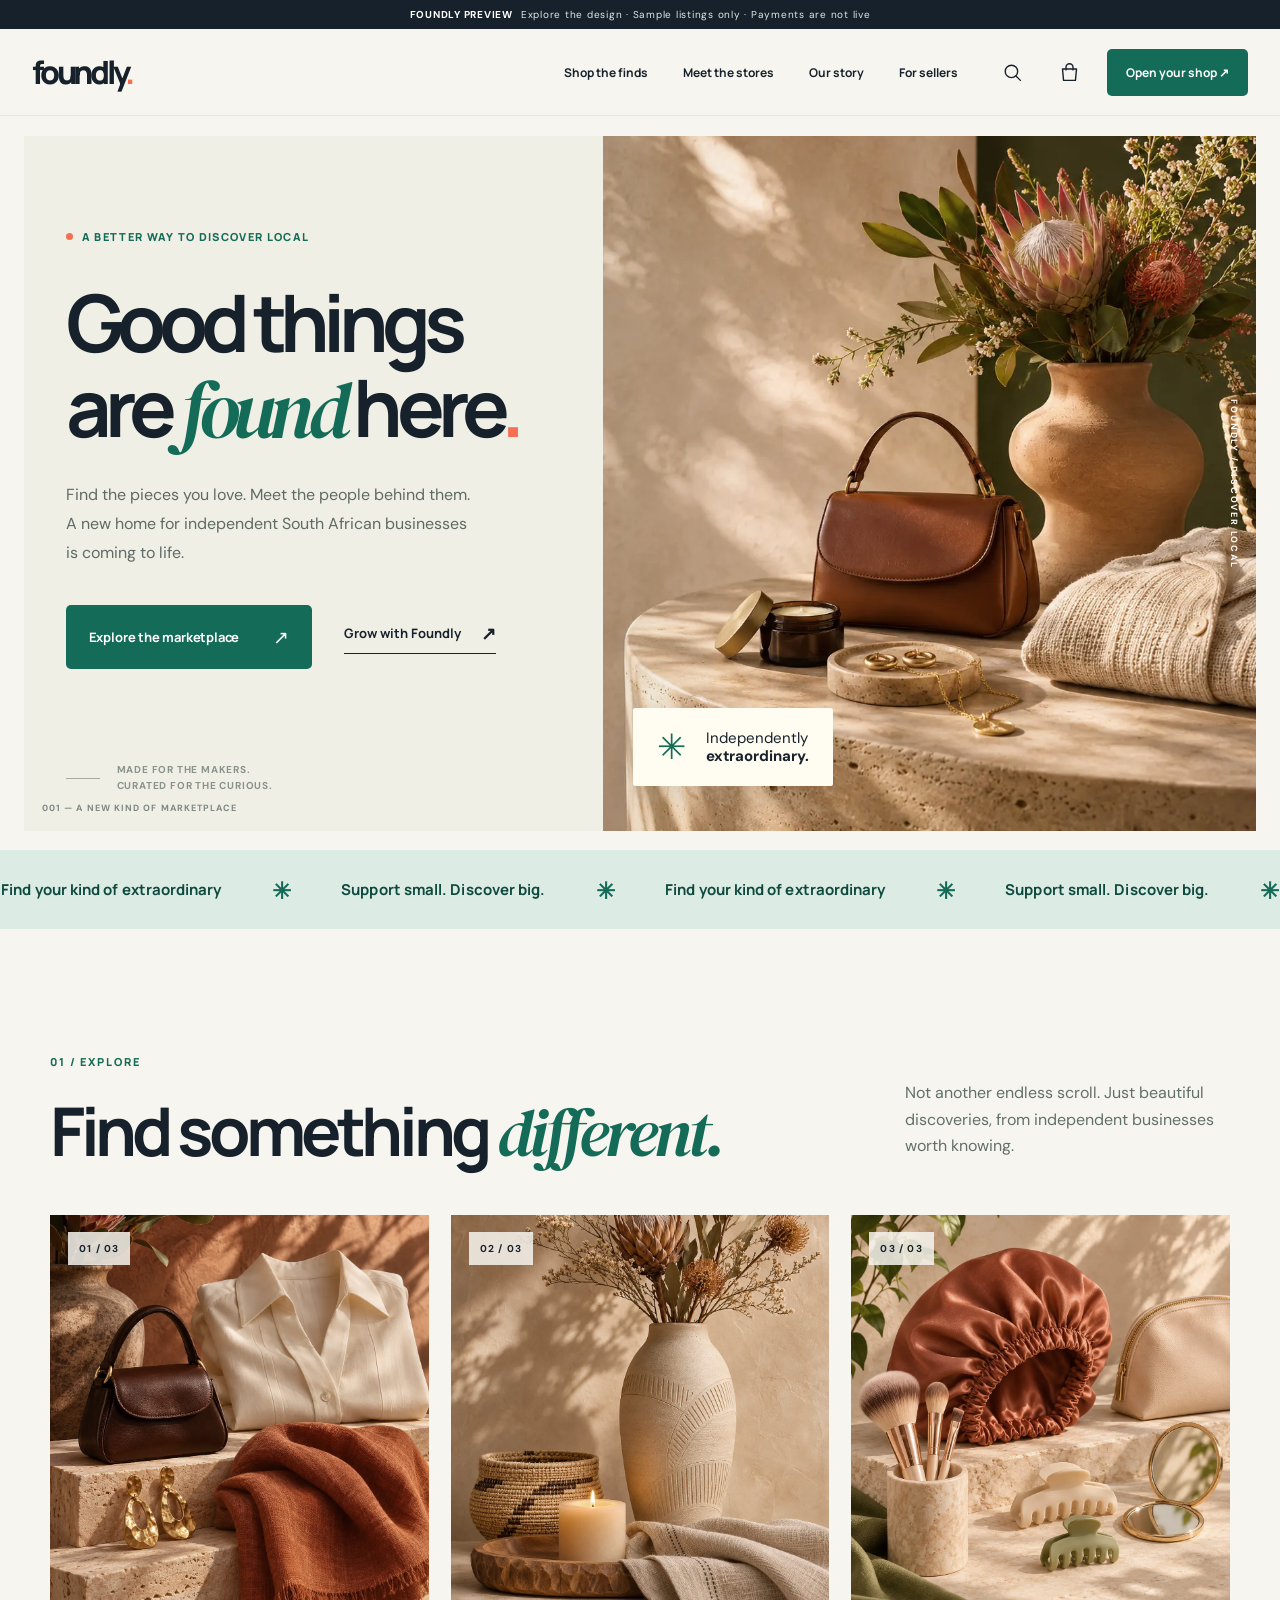
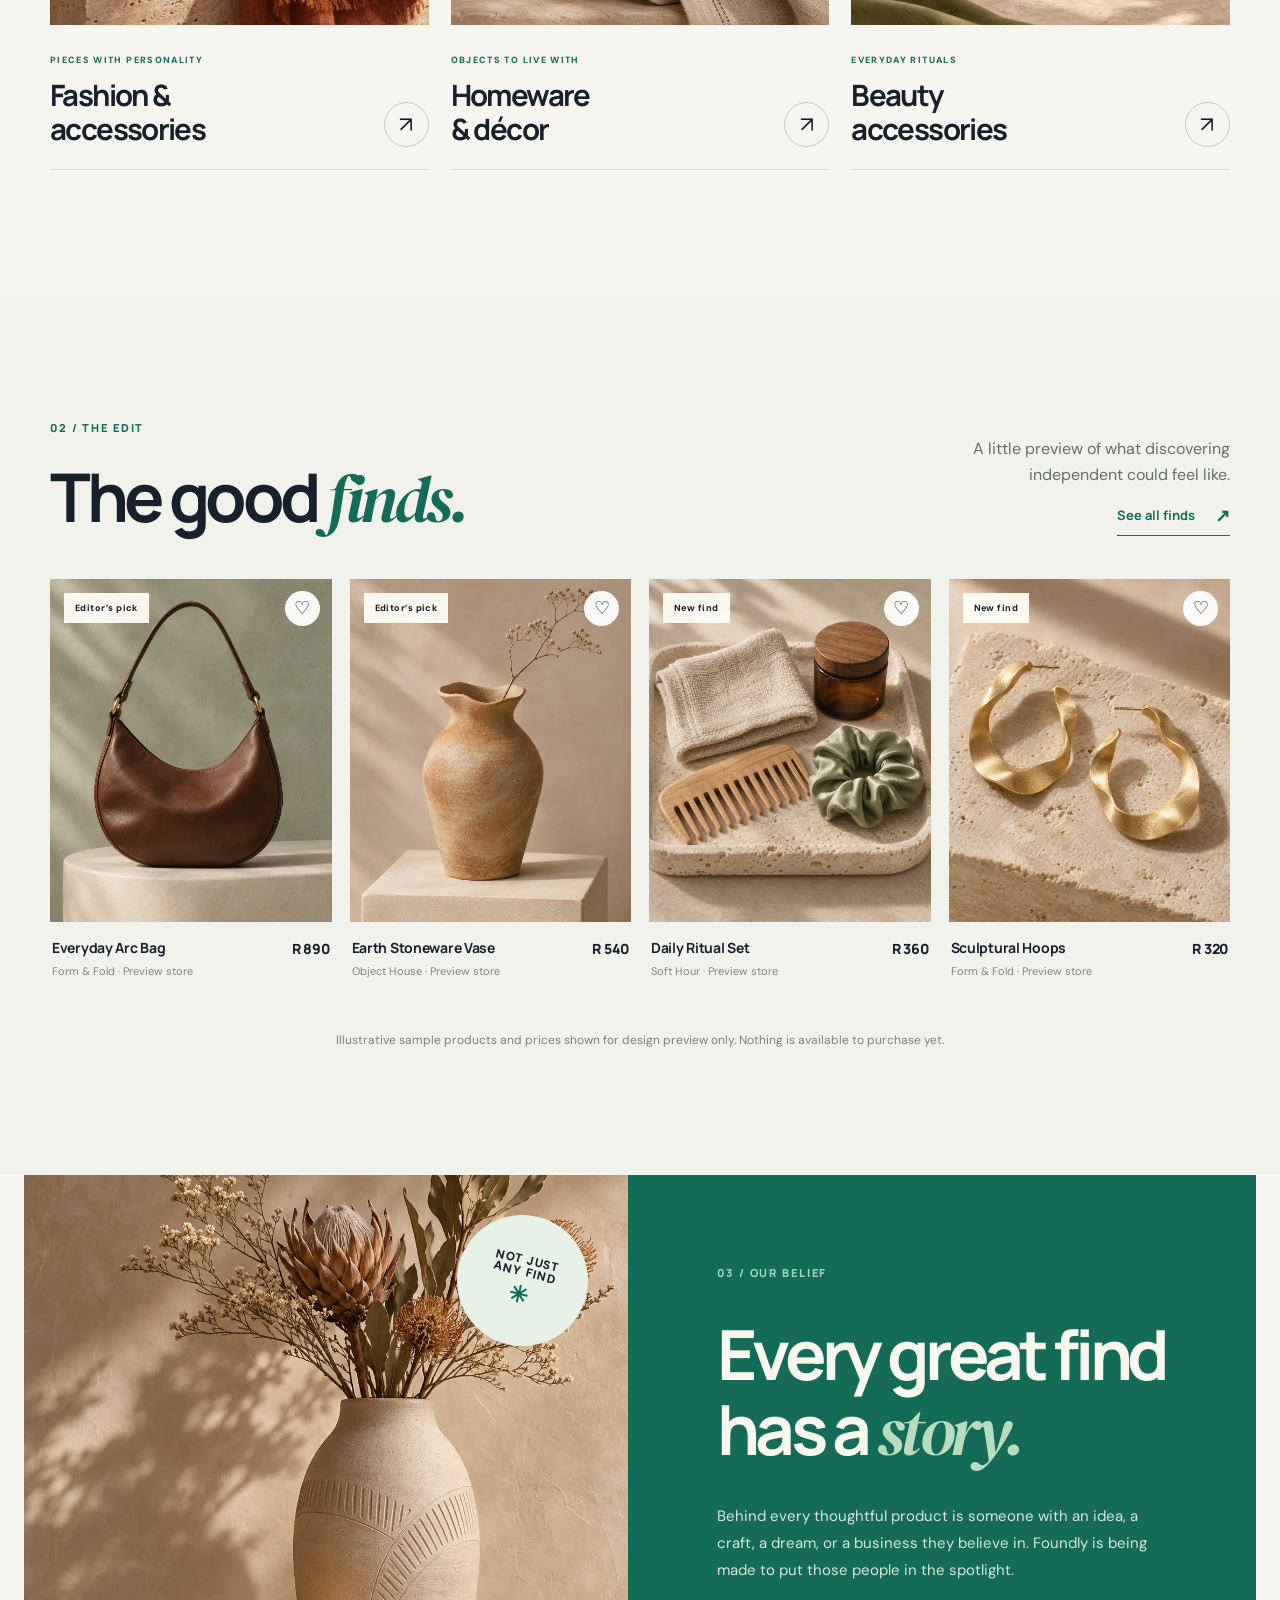
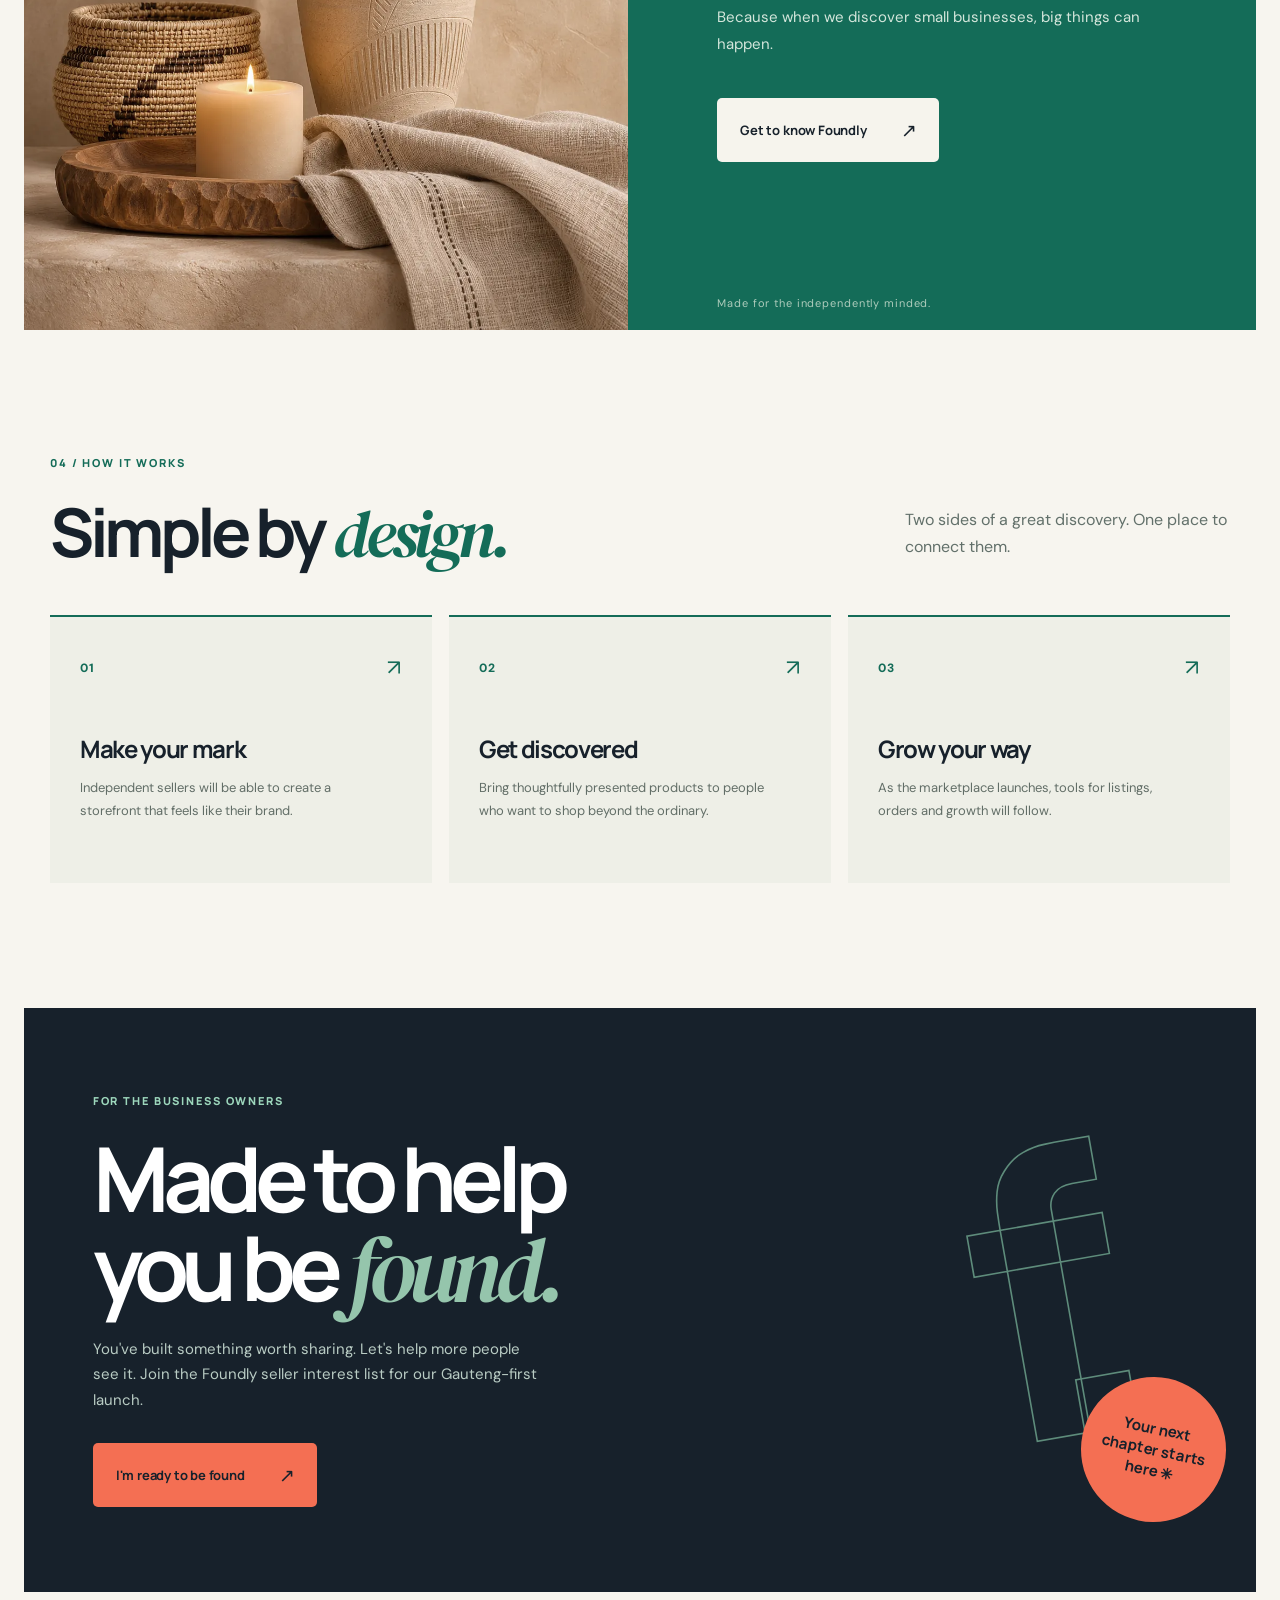
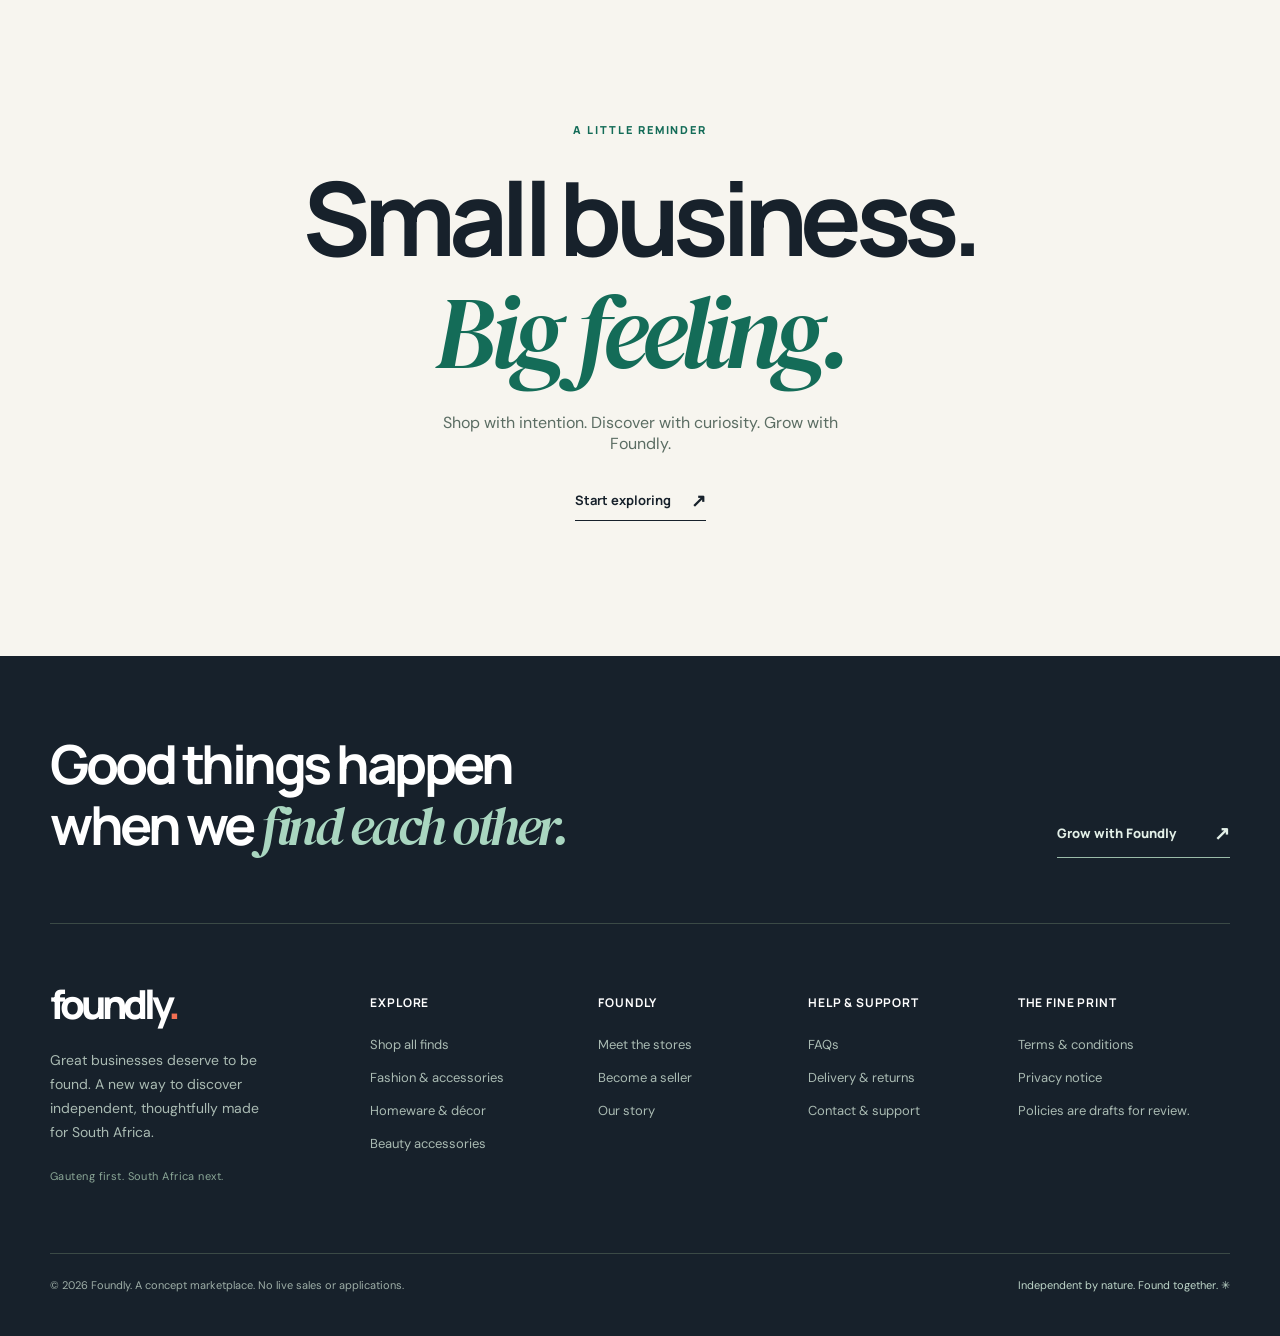
<file: index.html>
<!doctype html>
<html lang="en-ZA">
<head>
  <meta charset="UTF-8"><meta name="viewport" content="width=device-width, initial-scale=1">
  <title>Foundly — Good things are found here | Gauteng's independent marketplace</title>
  <meta name="description" content="Discover extraordinary finds from independent Gauteng businesses. A new marketplace for thoughtful products, independent makers and small brands. Join Foundly early.">
  <meta property="og:title" content="Foundly — Good things are found here"><meta property="og:description" content="A new home for independent South African finds."><meta property="og:type" content="website"><meta property="og:image" content="assets/images/hero.webp"><meta name="twitter:card" content="summary_large_image">
  <link rel="icon" href="assets/icons/favicon.svg" type="image/svg+xml"><link rel="stylesheet" href="assets/css/styles.css"><link rel="preload" href="assets/images/hero.webp" as="image">
  <script type="application/ld+json">{"@context":"https://schema.org","@type":"WebSite","name":"Foundly","description":"An independent small-business marketplace concept for Gauteng","inLanguage":"en-ZA"}</script>
  <script type="module" src="assets/js/main.js"></script>
</head>
<body data-page="home">
  <div id="site-header"></div>
  <main>
    <section class="hero container-wide" aria-labelledby="hero-title">
      <div class="hero-copy">
        <div class="eyebrow"><span class="eyebrow-dot"></span> A better way to discover local</div>
        <h1 id="hero-title">Good things<br>are <em>found</em> here<span class="period">.</span></h1>
        <p>Find the pieces you love. Meet the people behind them. A new home for independent South African businesses is coming to life.</p>
        <div class="hero-actions"><a class="button button-primary" href="shop.html">Explore the marketplace <span aria-hidden="true">↗</span></a><a class="text-link" href="sell.html">Grow with Foundly <span aria-hidden="true">↗</span></a></div>
        <div class="hero-aside"><span class="decorative-line"></span><span>Made for the makers.<br>Curated for the curious.</span></div>
      </div>
      <div class="hero-art"><img src="assets/images/hero.webp" alt="Elegant curated objects and accessories arranged in warm editorial light" width="1586" height="992"><div class="hero-art-label"><span class="mini-sparkle" aria-hidden="true">✳</span><span>Independently<br><b>extraordinary.</b></span></div><div class="hero-vertical">FOUNDLY / DISCOVER LOCAL</div></div>
      <div class="hero-index">001 — A NEW KIND OF MARKETPLACE</div>
    </section>
    <section class="marquee" aria-label="Foundly values"><div class="marquee-inner"><span>Find your kind of extraordinary</span><span class="marquee-flower">✳</span><span>Support small. Discover big.</span><span class="marquee-flower">✳</span><span>Find your kind of extraordinary</span><span class="marquee-flower">✳</span><span>Support small. Discover big.</span><span class="marquee-flower">✳</span></div></section>
    <section class="section categories-section container" aria-labelledby="cat-heading">
      <div class="section-heading"><div><span class="kicker">01 / EXPLORE</span><h2 id="cat-heading">Find something <em>different.</em></h2></div><p>Not another endless scroll. Just beautiful discoveries, from independent businesses worth knowing.</p></div>
      <div class="category-grid">
        <a href="shop.html?category=fashion" class="category-card category-one"><div class="category-photo"><img src="assets/images/fashion.webp" loading="lazy" alt="Curated fashion accessories in a sculptural editorial arrangement"><span class="category-number">01 / 03</span></div><div class="category-meta"><div><span>PIECES WITH PERSONALITY</span><h3>Fashion &<br>accessories</h3></div><span class="round-arrow" aria-hidden="true">↗</span></div></a>
        <a href="shop.html?category=home" class="category-card category-two"><div class="category-photo"><img src="assets/images/homeware.webp" loading="lazy" alt="Earth-toned homeware, ceramic forms and organic textures"><span class="category-number">02 / 03</span></div><div class="category-meta"><div><span>OBJECTS TO LIVE WITH</span><h3>Homeware<br>& décor</h3></div><span class="round-arrow" aria-hidden="true">↗</span></div></a>
        <a href="shop.html?category=beauty" class="category-card category-three"><div class="category-photo"><img src="assets/images/beauty.webp" loading="lazy" alt="Beautifully arranged personal care and beauty accessories"><span class="category-number">03 / 03</span></div><div class="category-meta"><div><span>EVERYDAY RITUALS</span><h3>Beauty<br>accessories</h3></div><span class="round-arrow" aria-hidden="true">↗</span></div></a>
      </div>
    </section>
    <section class="section featured-section" aria-labelledby="featured-heading"><div class="container"><div class="section-heading featured-heading"><div><span class="kicker">02 / THE EDIT</span><h2 id="featured-heading">The good <em>finds.</em></h2></div><div class="heading-right"><p>A little preview of what discovering independent could feel like.</p><a class="subtle-link" href="shop.html">See all finds <span>↗</span></a></div></div><div id="featured-products" class="product-grid home-products"></div><p class="sample-disclaimer">Illustrative sample products and prices shown for design preview only. Nothing is available to purchase yet.</p></div></section>
    <section class="story-section container-wide"><div class="story-art"><img src="assets/images/homeware.webp" loading="lazy" alt="Warm artisan-inspired objects in an earthy composition"><div class="stamp">NOT JUST<br>ANY FIND <span>✳</span></div></div><div class="story-copy"><span class="kicker kicker-light">03 / OUR BELIEF</span><h2>Every great find<br>has a <em>story.</em></h2><p>Behind every thoughtful product is someone with an idea, a craft, a dream, or a business they believe in. Foundly is being made to put those people in the spotlight.</p><p>Because when we discover small businesses, big things can happen.</p><a class="button button-light" href="story.html">Get to know Foundly <span>↗</span></a><div class="story-signature">Made for the independently minded.</div></div></section>
    <section class="section how-section container"><div class="section-heading"><div><span class="kicker">04 / HOW IT WORKS</span><h2>Simple by <em>design.</em></h2></div><p>Two sides of a great discovery. One place to connect them.</p></div><div class="how-grid"><article class="how-card"><div class="how-number">01 <span>↗</span></div><h3>Make your mark</h3><p>Independent sellers will be able to create a storefront that feels like their brand.</p></article><article class="how-card"><div class="how-number">02 <span>↗</span></div><h3>Get discovered</h3><p>Bring thoughtfully presented products to people who want to shop beyond the ordinary.</p></article><article class="how-card"><div class="how-number">03 <span>↗</span></div><h3>Grow your way</h3><p>As the marketplace launches, tools for listings, orders and growth will follow.</p></article></div></section>
    <section class="seller-banner container-wide"><div class="seller-banner-copy"><span class="kicker kicker-light">FOR THE BUSINESS OWNERS</span><h2>Made to help<br>you be <em>found.</em></h2><p>You've built something worth sharing. Let's help more people see it. Join the Foundly seller interest list for our Gauteng-first launch.</p><a class="button button-coral" href="sell.html">I'm ready to be found <span>↗</span></a></div><div class="seller-banner-art"><span class="big-outline" aria-hidden="true">f.</span><span class="seller-orbit" aria-hidden="true">Your next chapter starts here ✳</span></div></section>
    <section class="section closing-section container"><span class="kicker">A LITTLE REMINDER</span><h2>Small business.<br><em>Big feeling.</em></h2><p>Shop with intention. Discover with curiosity. Grow with Foundly.</p><a class="text-link" href="shop.html">Start exploring <span>↗</span></a></section>
  </main>
  <div id="site-footer"></div><div id="site-overlays"></div>
</body>
</html>
</file>
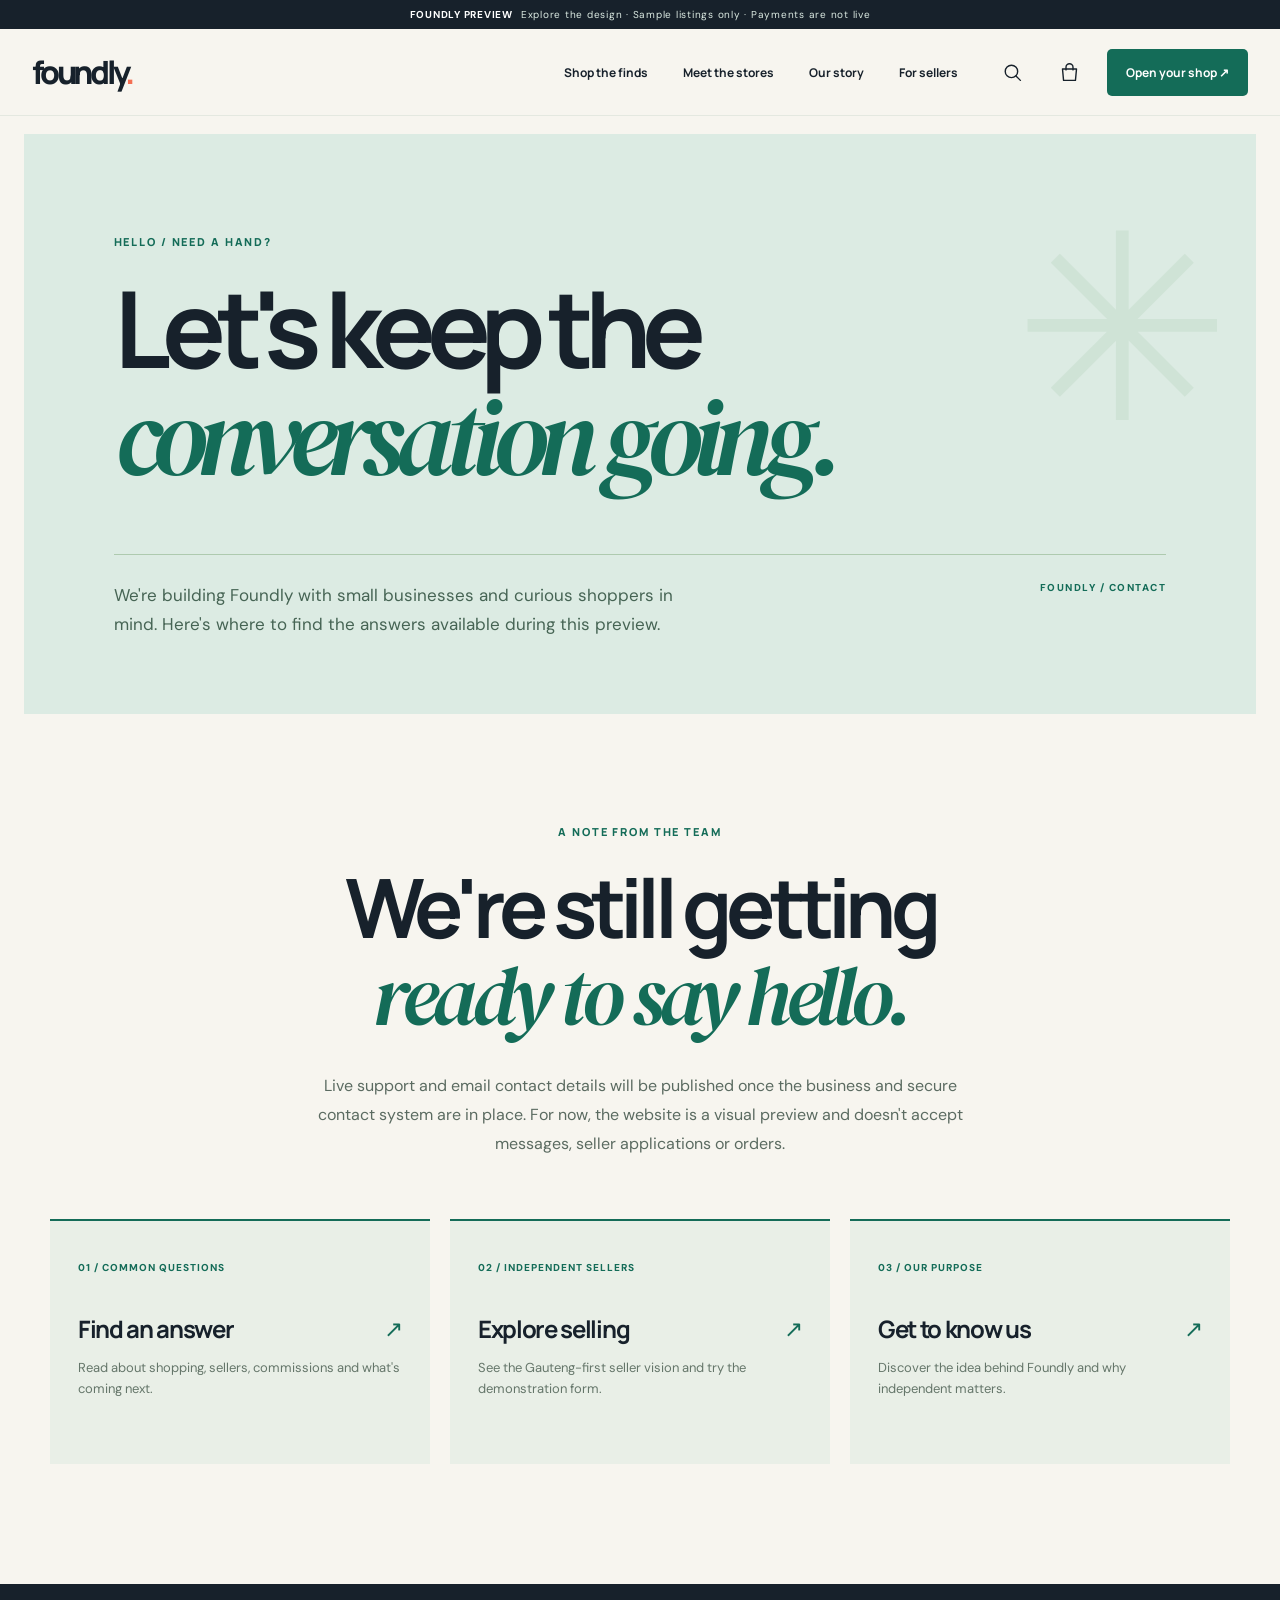
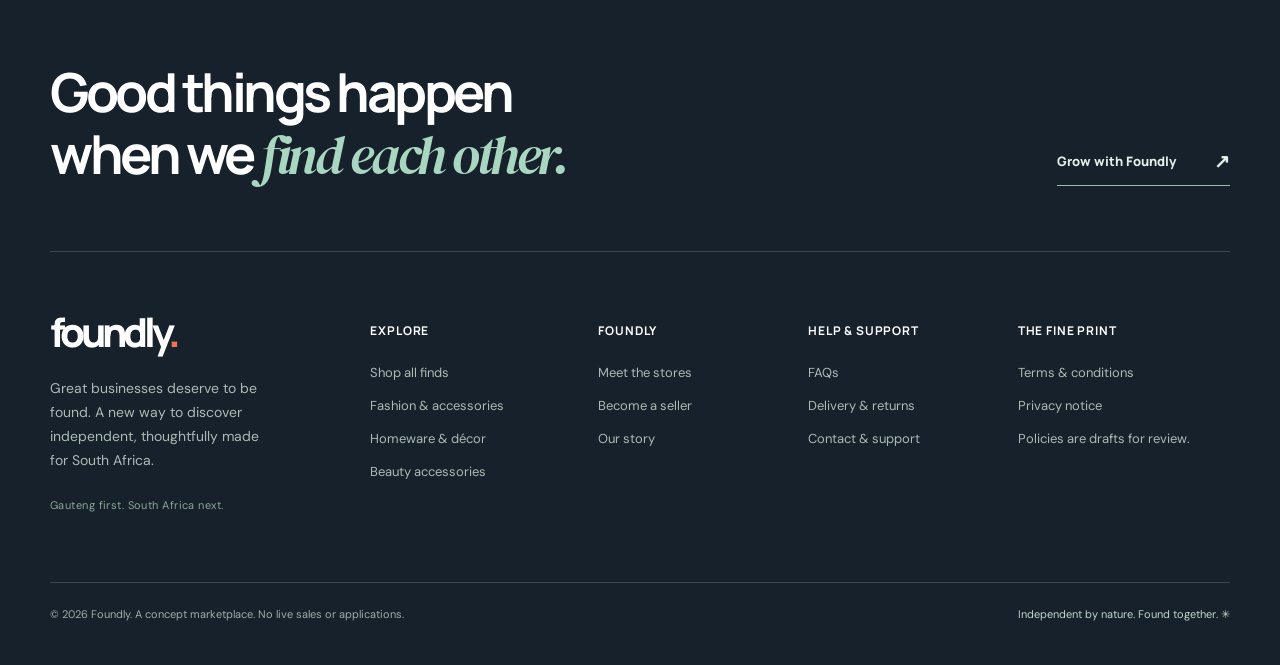
<file: contact.html>
<!doctype html>
<html lang="en-ZA"><head><meta charset="UTF-8"><meta name="viewport" content="width=device-width, initial-scale=1"><title>Help and contact | Foundly</title><meta name="description" content="Find Foundly's frequently asked questions, seller information and updates on when live contact and support channels will become available."><meta property="og:title" content="Foundly Help & Contact"><meta property="og:type" content="website"><link rel="icon" href="assets/icons/favicon.svg" type="image/svg+xml"><link rel="stylesheet" href="assets/css/styles.css"><script type="module" src="assets/js/main.js"></script></head>
<body data-page="contact"><div id="site-header"></div><main><section class="support-hero container-wide"><span class="kicker">HELLO / NEED A HAND?</span><h1>Let's keep the<br><em>conversation going.</em></h1><div class="support-hero-bottom"><p>We're building Foundly with small businesses and curious shoppers in mind. Here's where to find the answers available during this preview.</p><span>FOUNDLY / CONTACT</span></div></section><section class="support-end container contact-content"><span class="kicker">A NOTE FROM THE TEAM</span><h2>We're still getting<br><em>ready to say hello.</em></h2><p>Live support and email contact details will be published once the business and secure contact system are in place. For now, the website is a visual preview and doesn't accept messages, seller applications or orders.</p><div class="contact-options"><a class="contact-option" href="faq.html"><span>01 / COMMON QUESTIONS</span><h3>Find an answer <b>↗</b></h3><p>Read about shopping, sellers, commissions and what's coming next.</p></a><a class="contact-option" href="sell.html"><span>02 / INDEPENDENT SELLERS</span><h3>Explore selling <b>↗</b></h3><p>See the Gauteng-first seller vision and try the demonstration form.</p></a><a class="contact-option" href="story.html"><span>03 / OUR PURPOSE</span><h3>Get to know us <b>↗</b></h3><p>Discover the idea behind Foundly and why independent matters.</p></a></div></section></main><div id="site-footer"></div><div id="site-overlays"></div></body></html>
</file>
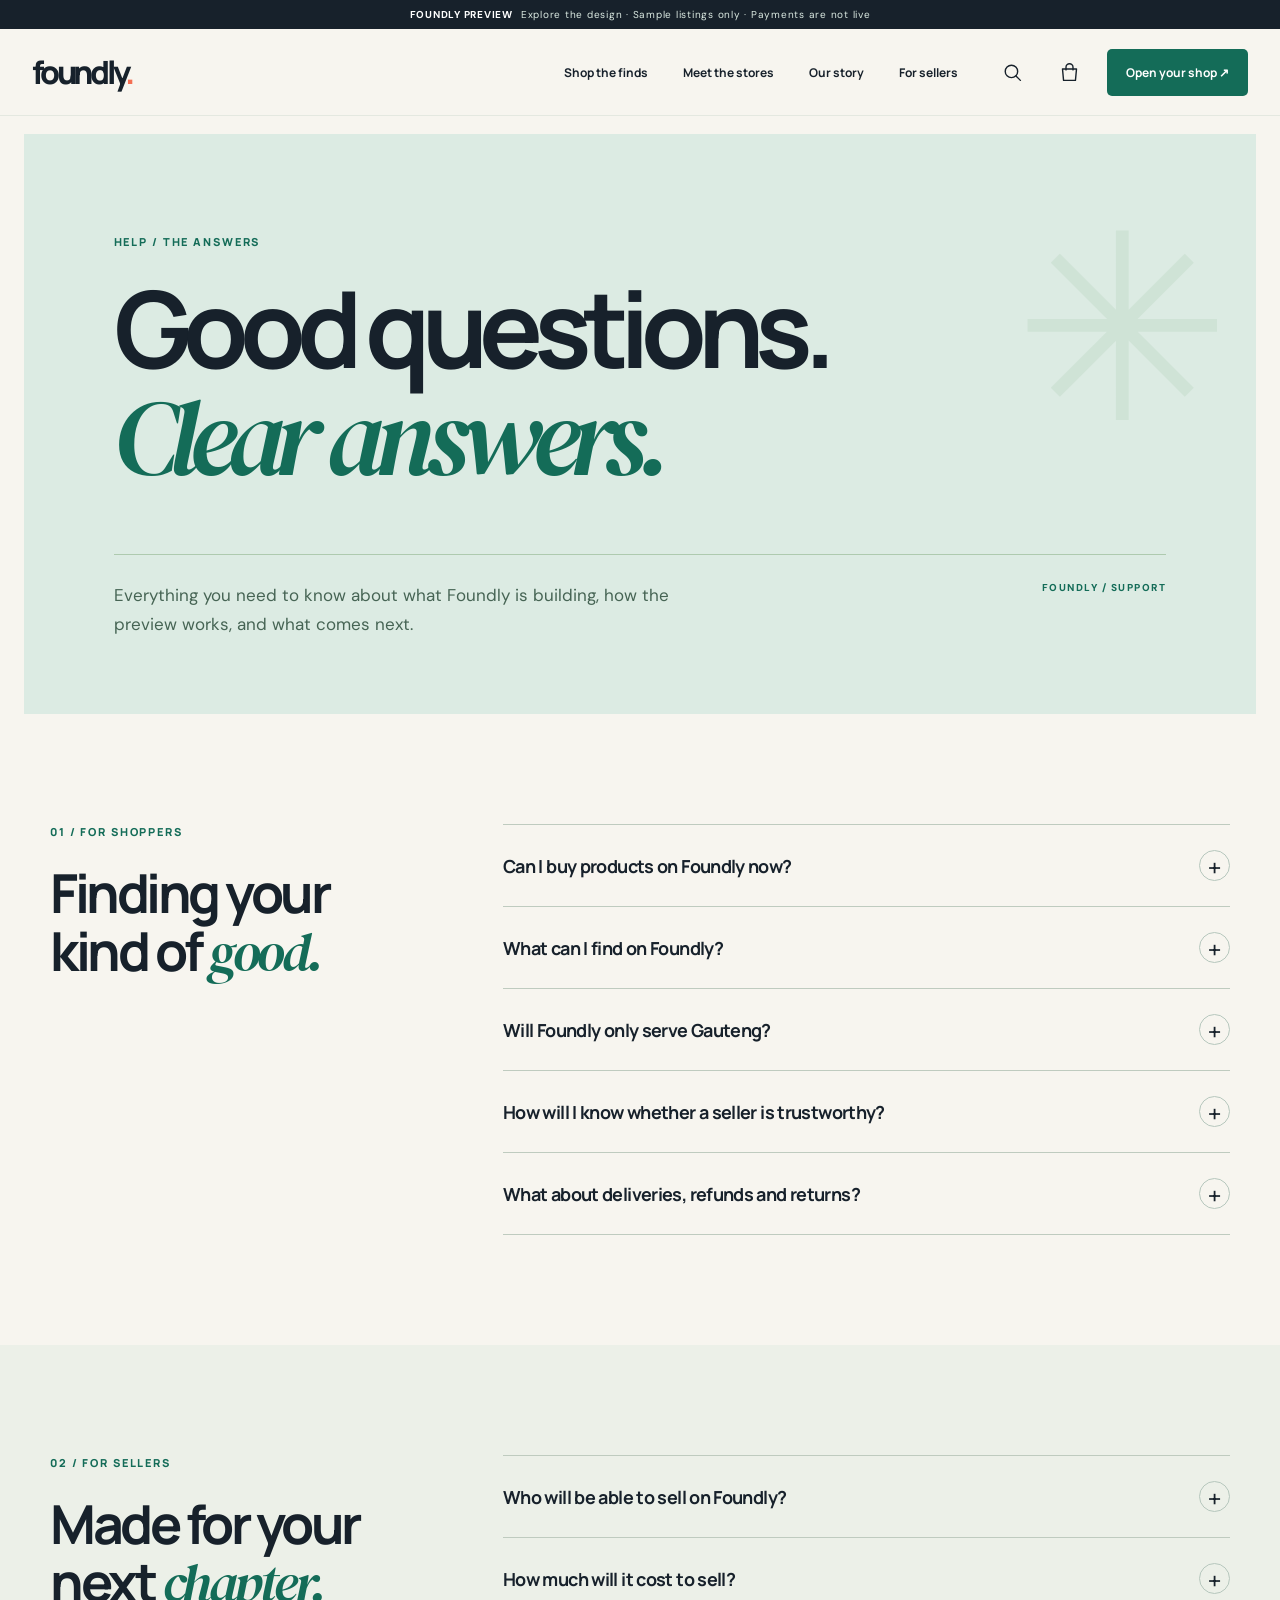
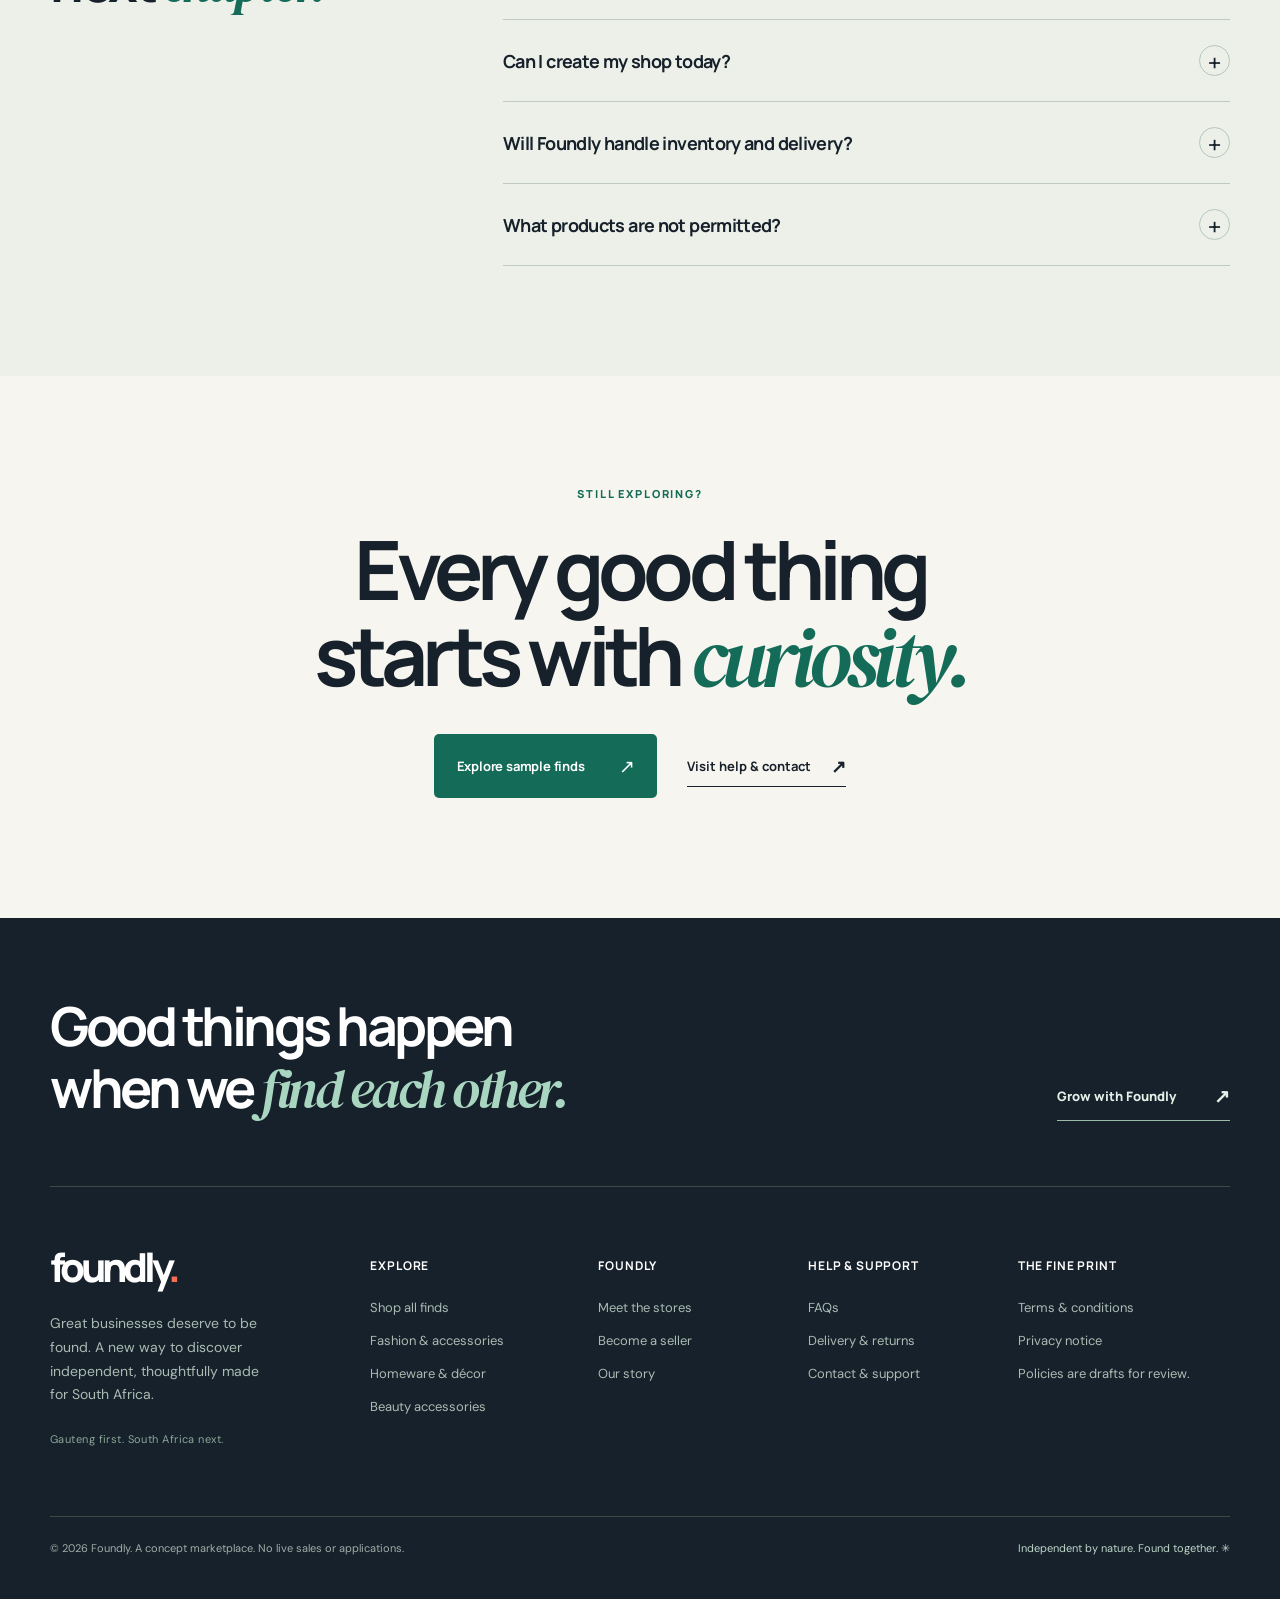
<file: faq.html>
<!doctype html>
<html lang="en-ZA"><head><meta charset="UTF-8"><meta name="viewport" content="width=device-width, initial-scale=1"><title>Frequently asked questions | Foundly Help</title><meta name="description" content="Find answers about Foundly's Gauteng-first marketplace concept, seller applications, shopping, deliveries, payments and launch plans."><meta property="og:title" content="Foundly FAQs"><meta property="og:type" content="website"><meta name="twitter:card" content="summary"><link rel="icon" href="assets/icons/favicon.svg" type="image/svg+xml"><link rel="stylesheet" href="assets/css/styles.css"><script type="module" src="assets/js/main.js"></script></head>
<body data-page="faq"><div id="site-header"></div><main>
  <section class="support-hero container-wide"><span class="kicker">HELP / THE ANSWERS</span><h1>Good questions.<br><em>Clear answers.</em></h1><div class="support-hero-bottom"><p>Everything you need to know about what Foundly is building, how the preview works, and what comes next.</p><span>FOUNDLY / SUPPORT</span></div></section>
  <section class="support-body container"><div class="support-aside"><span class="kicker">01 / FOR SHOPPERS</span><h2>Finding your<br>kind of <em>good.</em></h2></div><div class="faq-list">
    <details><summary>Can I buy products on Foundly now?<span aria-hidden="true">+</span></summary><p>Not yet. You're exploring an interactive frontend preview. The products, prices and example stores are illustrative, and checkout is deliberately unavailable until secure payments, fulfilment and consumer policies are ready.</p></details>
    <details><summary>What can I find on Foundly?<span aria-hidden="true">+</span></summary><p>Our initial concept focuses on three categories: fashion and accessories, homeware and décor, and beauty accessories. The range can evolve as genuine independent sellers join.</p></details>
    <details><summary>Will Foundly only serve Gauteng?<span aria-hidden="true">+</span></summary><p>Gauteng is our proposed first market. Our ambition is to expand across South Africa once marketplace operations are tested and reliable.</p></details>
    <details><summary>How will I know whether a seller is trustworthy?<span aria-hidden="true">+</span></summary><p>Seller onboarding, identity checks, clear product information, order support and transparent policies are planned parts of the real marketplace. Specific verification criteria will be published before live trading.</p></details>
    <details><summary>What about deliveries, refunds and returns?<span aria-hidden="true">+</span></summary><p>No deliveries or returns take place during this preview. Before launch, we will explain who fulfils each order, the estimated delivery time, costs, return steps and statutory consumer rights. See our <a href="returns.html">Returns & deliveries</a> page for the current draft approach.</p></details>
  </div></section>
  <section class="support-body support-alt"><div class="container support-inner"><div class="support-aside"><span class="kicker">02 / FOR SELLERS</span><h2>Made for your<br>next <em>chapter.</em></h2></div><div class="faq-list">
    <details><summary>Who will be able to sell on Foundly?<span aria-hidden="true">+</span></summary><p>Our focus is independent small businesses in Gauteng, starting with sellers in the three launch categories. Eligibility and onboarding requirements will be confirmed before accepting live applications.</p></details>
    <details><summary>How much will it cost to sell?<span aria-hidden="true">+</span></summary><p>Foundly is intended to earn a commission on completed marketplace sales. The exact rate, payment processing fees, refund deductions and settlement timeline are not yet final and will be made clear before any seller signs up to trade.</p></details>
    <details><summary>Can I create my shop today?<span aria-hidden="true">+</span></summary><p>You can explore the seller landing page and test its sample interest form. It does not send or store your details. A secure application process will be introduced later.</p></details>
    <details><summary>Will Foundly handle inventory and delivery?<span aria-hidden="true">+</span></summary><p>Our working model is that independent sellers maintain their own products and stock, with fulfilment arrangements defined before transactions begin. We will test the operational model with an initial seller cohort.</p></details>
    <details><summary>What products are not permitted?<span aria-hidden="true">+</span></summary><p>We plan to exclude unlawful, unsafe, counterfeit, prohibited or otherwise restricted products. A detailed seller and product policy will be approved before launch.</p></details>
  </div></div></section>
  <section class="support-end container"><span class="kicker">STILL EXPLORING?</span><h2>Every good thing<br>starts with <em>curiosity.</em></h2><div><a class="button button-primary" href="shop.html">Explore sample finds <span>↗</span></a><a class="text-link" href="contact.html">Visit help & contact <span>↗</span></a></div></section>
</main><div id="site-footer"></div><div id="site-overlays"></div></body></html>
</file>
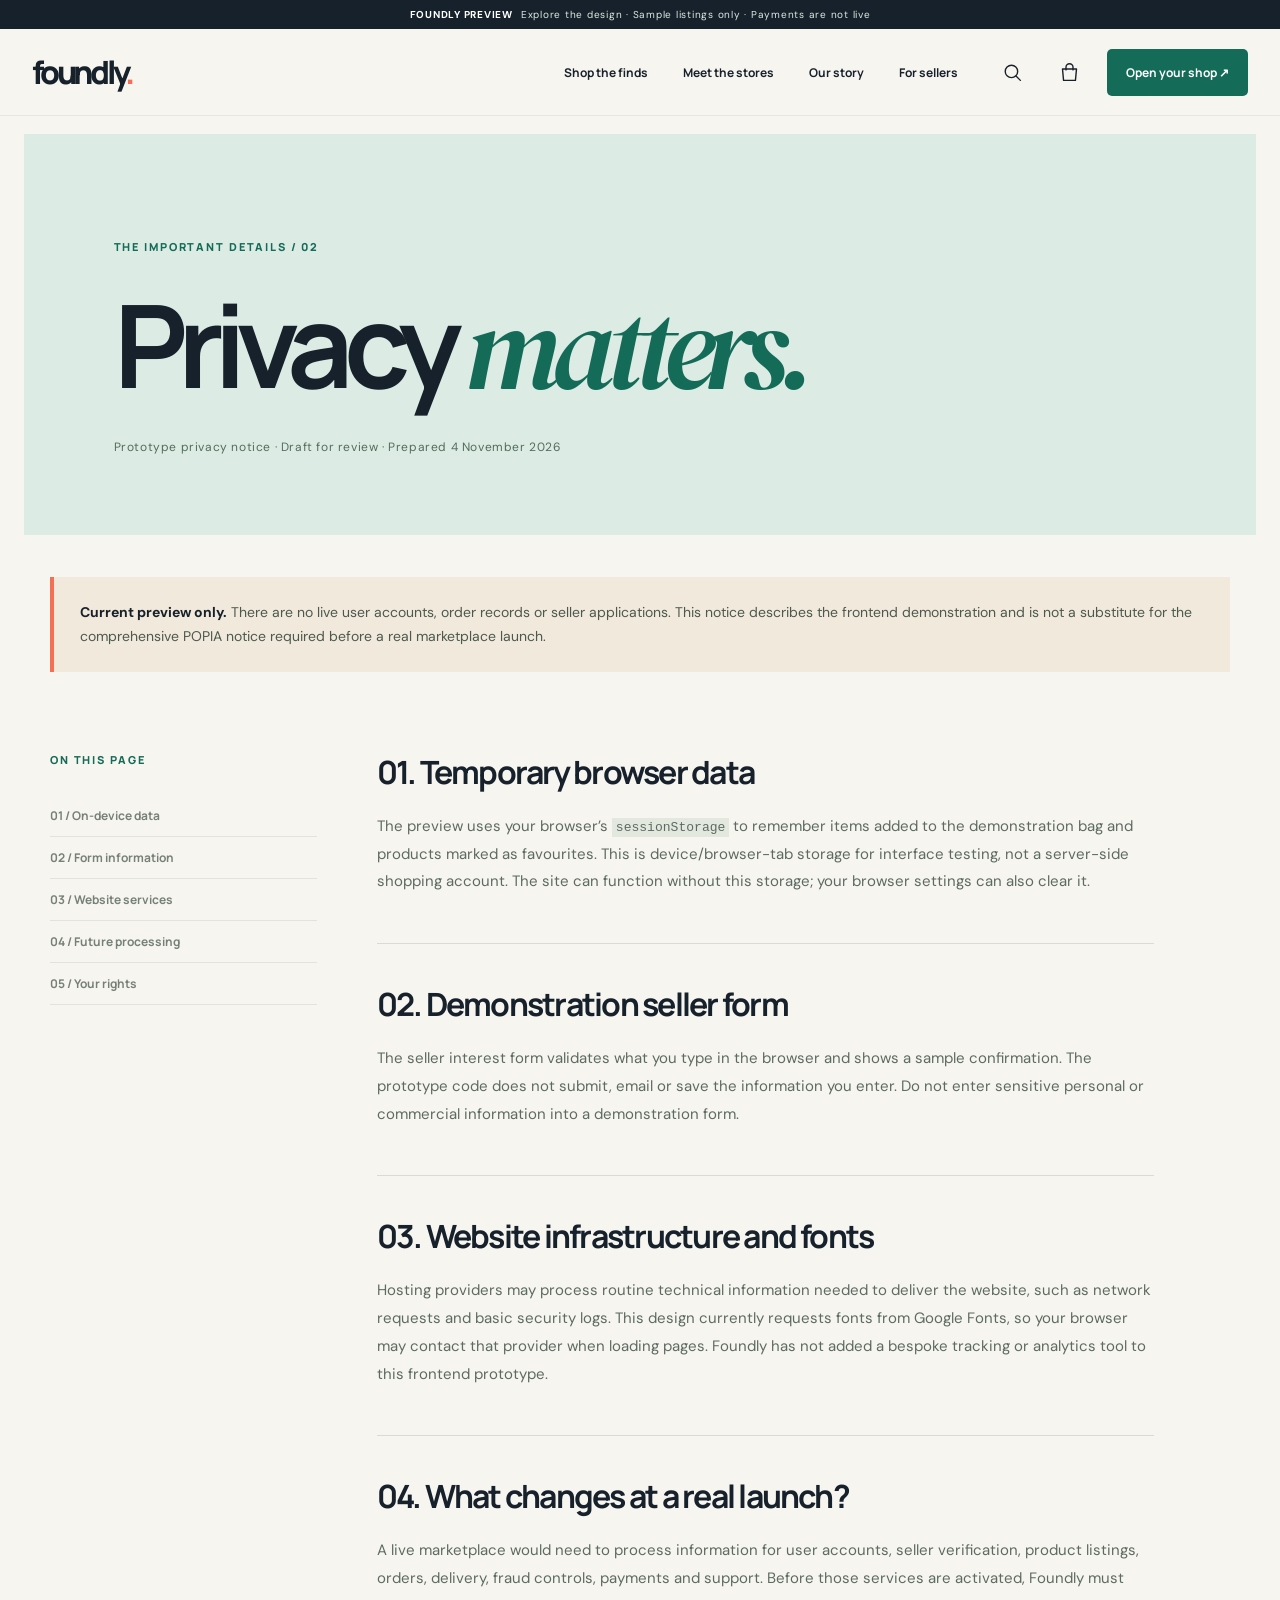
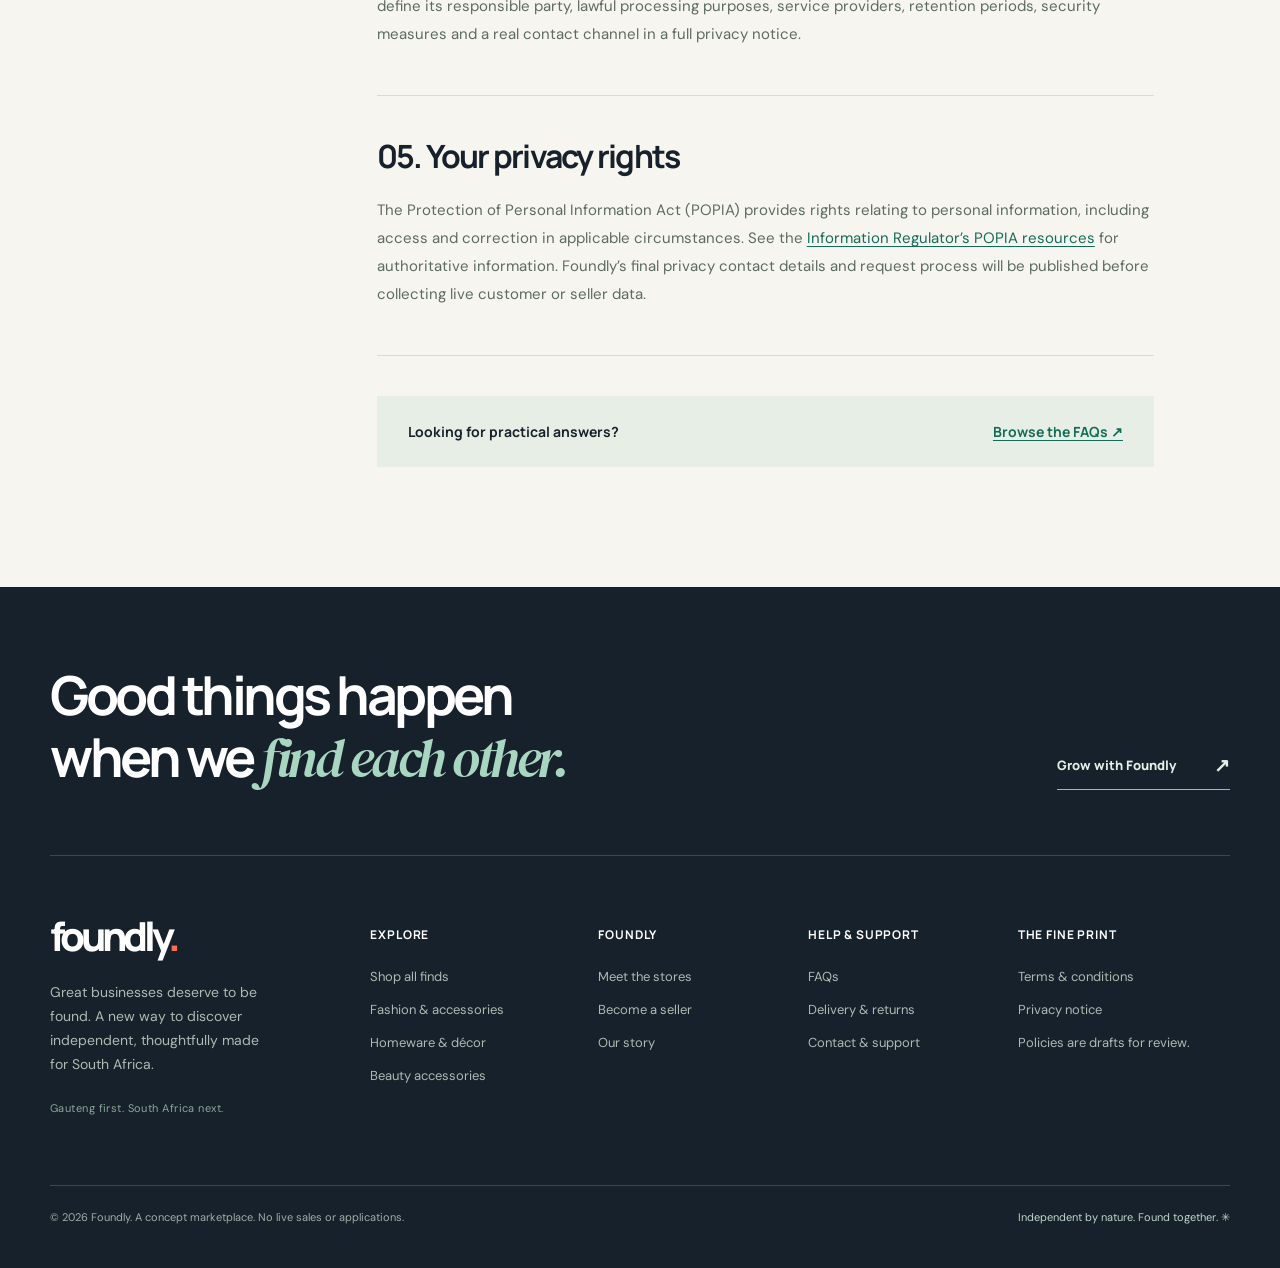
<file: privacy.html>
<!doctype html>
<html lang="en-ZA"><head><meta charset="UTF-8"><meta name="viewport" content="width=device-width, initial-scale=1"><title>Privacy notice (preview) | Foundly</title><meta name="description" content="Learn how Foundly's current frontend prototype uses local browser session storage and what privacy protections will be needed before launch."><meta name="robots" content="noindex,nofollow"><meta property="og:title" content="Foundly Privacy Notice"><meta property="og:type" content="website"><link rel="icon" href="assets/icons/favicon.svg" type="image/svg+xml"><link rel="stylesheet" href="assets/css/styles.css"><script type="module" src="assets/js/main.js"></script></head>
<body data-page="privacy"><div id="site-header"></div><main><section class="policy-hero container-wide"><span class="kicker">THE IMPORTANT DETAILS / 02</span><h1>Privacy <em>matters.</em></h1><p>Prototype privacy notice · Draft for review · Prepared 4 November 2026</p></section><div class="container policy-notice"><b>Current preview only.</b> There are no live user accounts, order records or seller applications. This notice describes the frontend demonstration and is not a substitute for the comprehensive POPIA notice required before a real marketplace launch.</div>
<div class="policy-layout container"><aside class="policy-sidebar"><span class="kicker">ON THIS PAGE</span><a href="#local">01 / On-device data</a><a href="#form">02 / Form information</a><a href="#services">03 / Website services</a><a href="#future">04 / Future processing</a><a href="#rights">05 / Your rights</a></aside><article class="policy-content">
  <section id="local"><h2>01. Temporary browser data</h2><p>The preview uses your browser’s <code>sessionStorage</code> to remember items added to the demonstration bag and products marked as favourites. This is device/browser-tab storage for interface testing, not a server-side shopping account. The site can function without this storage; your browser settings can also clear it.</p></section>
  <section id="form"><h2>02. Demonstration seller form</h2><p>The seller interest form validates what you type in the browser and shows a sample confirmation. The prototype code does not submit, email or save the information you enter. Do not enter sensitive personal or commercial information into a demonstration form.</p></section>
  <section id="services"><h2>03. Website infrastructure and fonts</h2><p>Hosting providers may process routine technical information needed to deliver the website, such as network requests and basic security logs. This design currently requests fonts from Google Fonts, so your browser may contact that provider when loading pages. Foundly has not added a bespoke tracking or analytics tool to this frontend prototype.</p></section>
  <section id="future"><h2>04. What changes at a real launch?</h2><p>A live marketplace would need to process information for user accounts, seller verification, product listings, orders, delivery, fraud controls, payments and support. Before those services are activated, Foundly must define its responsible party, lawful processing purposes, service providers, retention periods, security measures and a real contact channel in a full privacy notice.</p></section>
  <section id="rights"><h2>05. Your privacy rights</h2><p>The Protection of Personal Information Act (POPIA) provides rights relating to personal information, including access and correction in applicable circumstances. See the <a href="https://inforegulator.org.za/legal/" target="_blank" rel="noopener noreferrer">Information Regulator’s POPIA resources</a> for authoritative information. Foundly’s final privacy contact details and request process will be published before collecting live customer or seller data.</p></section>
  <div class="policy-endcap">Looking for practical answers? <a href="faq.html">Browse the FAQs ↗</a></div>
</article></div></main><div id="site-footer"></div><div id="site-overlays"></div></body></html>
</file>
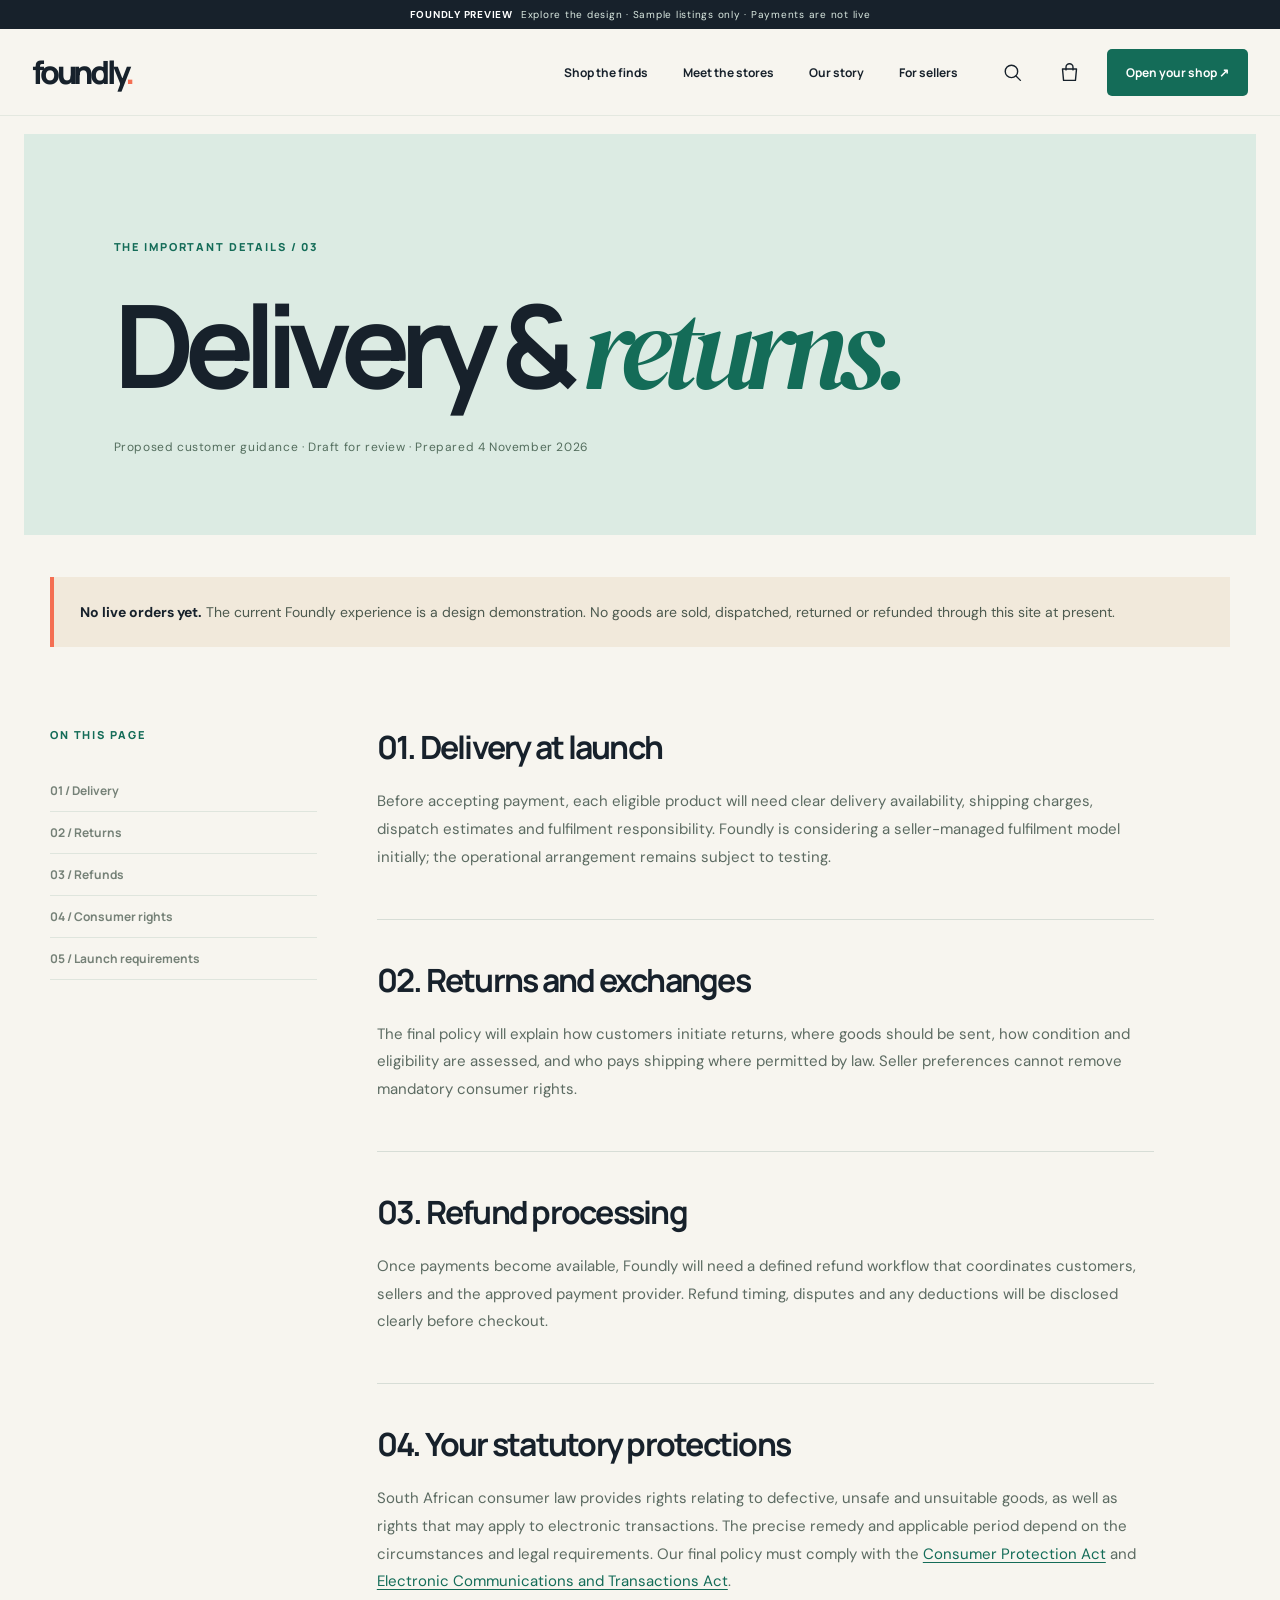
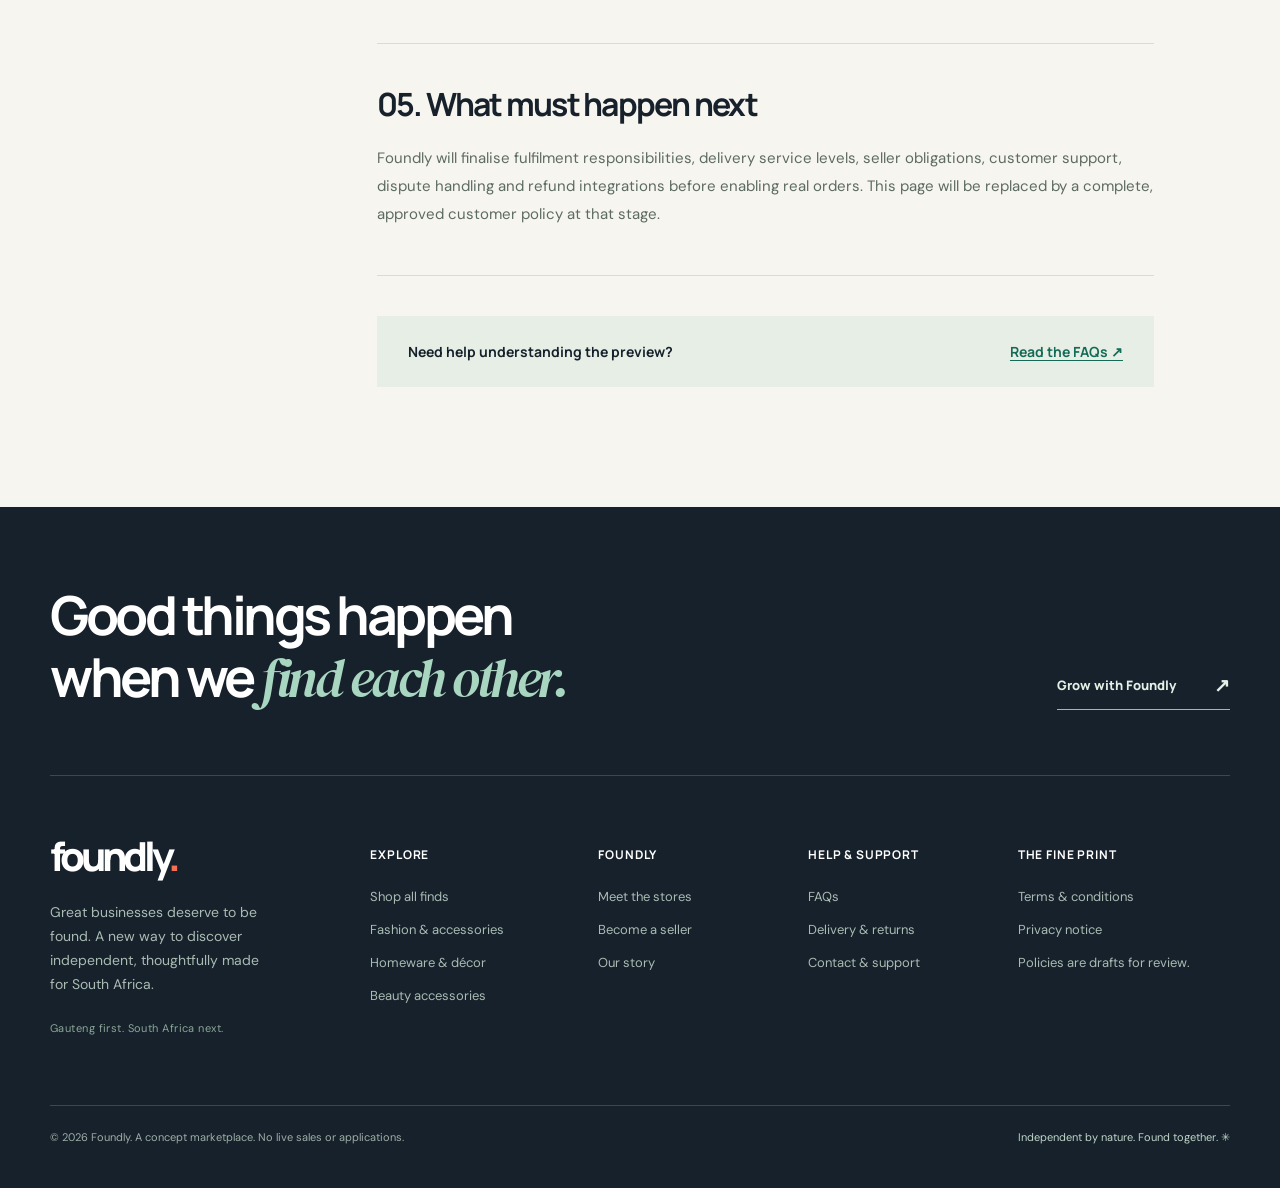
<file: returns.html>
<!doctype html>
<html lang="en-ZA"><head><meta charset="UTF-8"><meta name="viewport" content="width=device-width, initial-scale=1"><title>Delivery, returns and refunds | Foundly</title><meta name="description" content="Find out how Foundly plans to explain delivery, returns and refunds before its South African marketplace begins accepting orders."><meta name="robots" content="noindex,nofollow"><meta property="og:title" content="Foundly Delivery & Returns"><meta property="og:type" content="website"><link rel="icon" href="assets/icons/favicon.svg" type="image/svg+xml"><link rel="stylesheet" href="assets/css/styles.css"><script type="module" src="assets/js/main.js"></script></head>
<body data-page="returns"><div id="site-header"></div><main><section class="policy-hero container-wide"><span class="kicker">THE IMPORTANT DETAILS / 03</span><h1>Delivery & <em>returns.</em></h1><p>Proposed customer guidance · Draft for review · Prepared 4 November 2026</p></section><div class="container policy-notice"><b>No live orders yet.</b> The current Foundly experience is a design demonstration. No goods are sold, dispatched, returned or refunded through this site at present.</div>
<div class="policy-layout container"><aside class="policy-sidebar"><span class="kicker">ON THIS PAGE</span><a href="#delivery">01 / Delivery</a><a href="#returns">02 / Returns</a><a href="#refunds">03 / Refunds</a><a href="#defects">04 / Consumer rights</a><a href="#steps">05 / Launch requirements</a></aside><article class="policy-content">
  <section id="delivery"><h2>01. Delivery at launch</h2><p>Before accepting payment, each eligible product will need clear delivery availability, shipping charges, dispatch estimates and fulfilment responsibility. Foundly is considering a seller-managed fulfilment model initially; the operational arrangement remains subject to testing.</p></section>
  <section id="returns"><h2>02. Returns and exchanges</h2><p>The final policy will explain how customers initiate returns, where goods should be sent, how condition and eligibility are assessed, and who pays shipping where permitted by law. Seller preferences cannot remove mandatory consumer rights.</p></section>
  <section id="refunds"><h2>03. Refund processing</h2><p>Once payments become available, Foundly will need a defined refund workflow that coordinates customers, sellers and the approved payment provider. Refund timing, disputes and any deductions will be disclosed clearly before checkout.</p></section>
  <section id="defects"><h2>04. Your statutory protections</h2><p>South African consumer law provides rights relating to defective, unsafe and unsuitable goods, as well as rights that may apply to electronic transactions. The precise remedy and applicable period depend on the circumstances and legal requirements. Our final policy must comply with the <a href="https://www.gov.za/documents/consumer-protection-act" target="_blank" rel="noopener noreferrer">Consumer Protection Act</a> and <a href="https://www.gov.za/documents/electronic-communications-and-transactions-act" target="_blank" rel="noopener noreferrer">Electronic Communications and Transactions Act</a>.</p></section>
  <section id="steps"><h2>05. What must happen next</h2><p>Foundly will finalise fulfilment responsibilities, delivery service levels, seller obligations, customer support, dispute handling and refund integrations before enabling real orders. This page will be replaced by a complete, approved customer policy at that stage.</p></section>
  <div class="policy-endcap">Need help understanding the preview? <a href="faq.html">Read the FAQs ↗</a></div>
</article></div></main><div id="site-footer"></div><div id="site-overlays"></div></body></html>
</file>
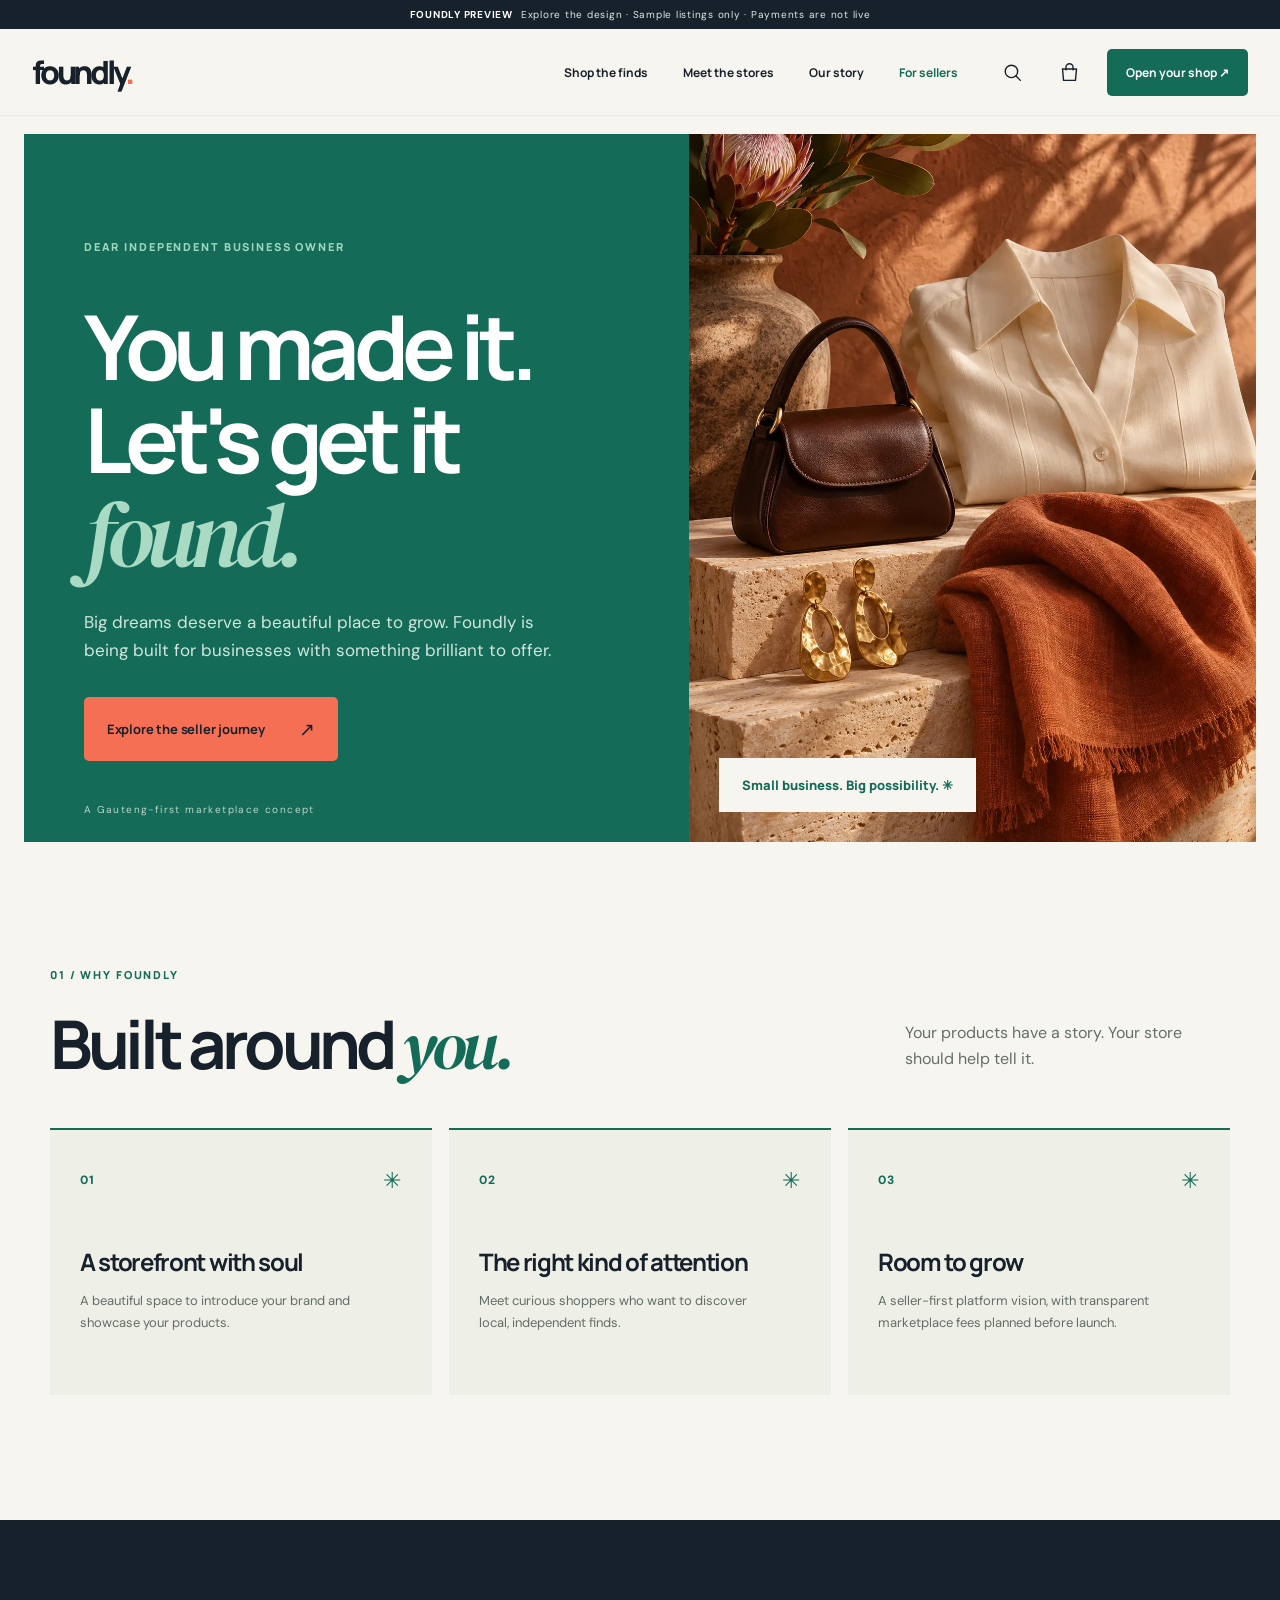
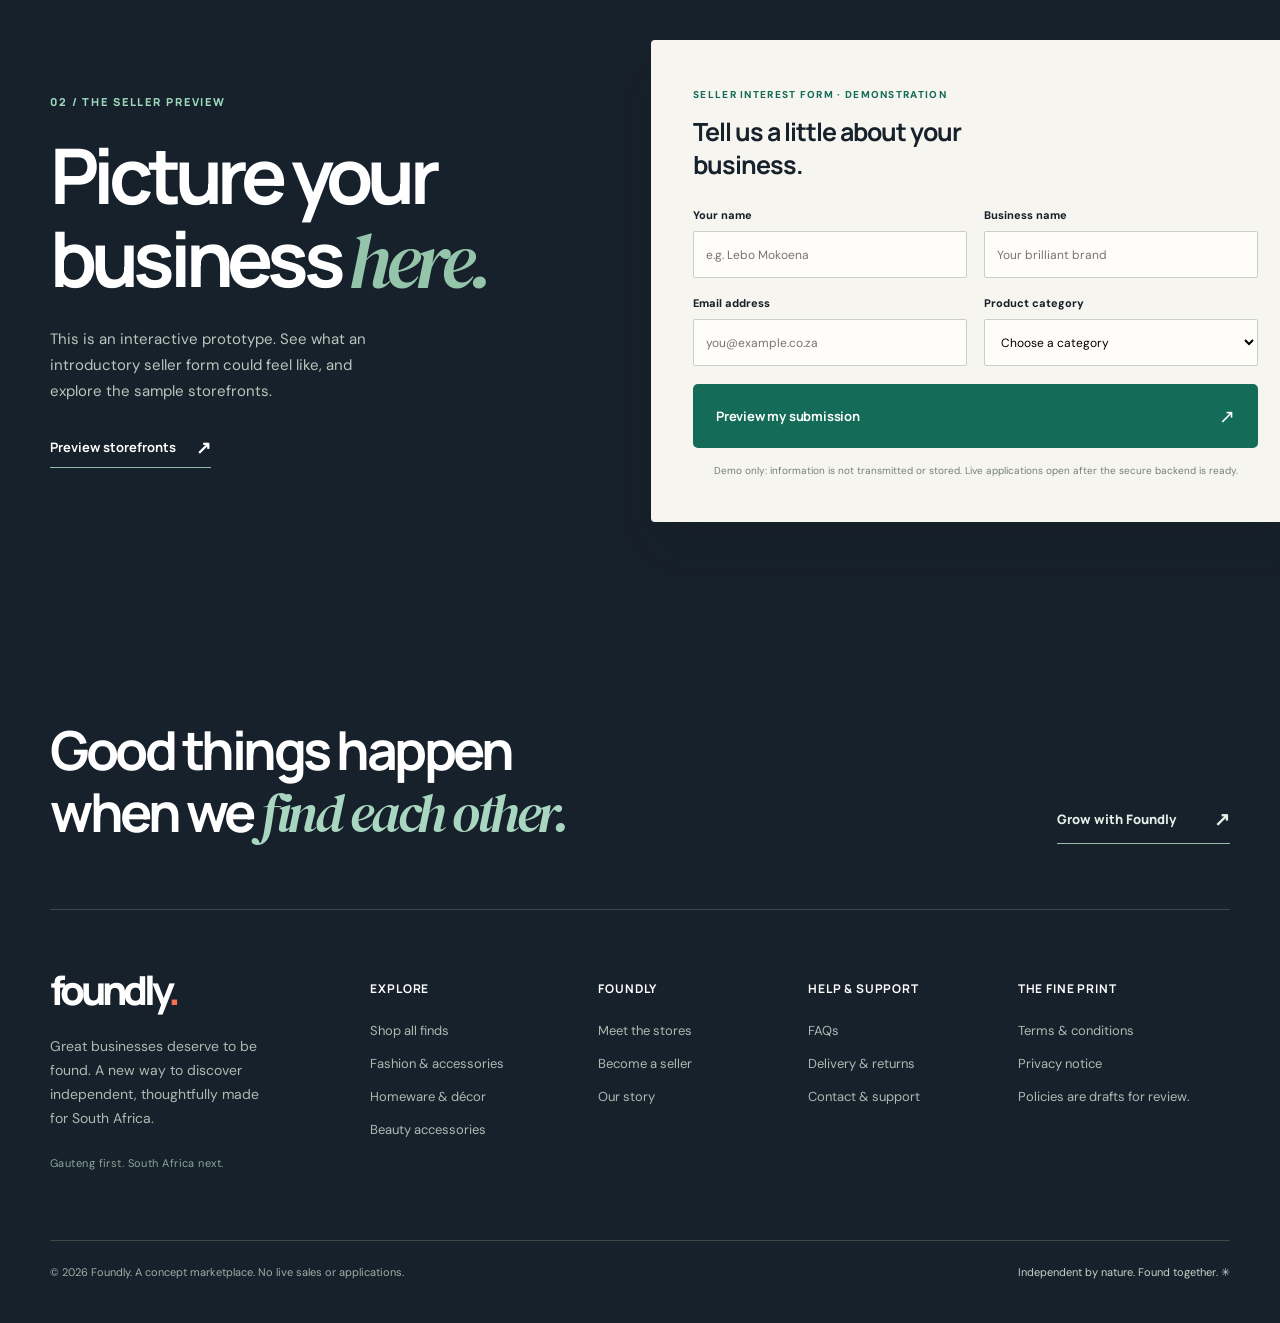
<file: sell.html>
<!doctype html><html lang="en-ZA"><head><meta charset="UTF-8"><meta name="viewport" content="width=device-width, initial-scale=1"><title>Sell on Foundly | Give your business a place to shine</title><meta name="description" content="Foundly is preparing a marketplace for independent Gauteng businesses. Discover how selling on Foundly could work and explore the seller-first preview."><meta property="og:title" content="Sell on Foundly"><meta property="og:type" content="website"><meta name="twitter:card" content="summary_large_image"><link rel="icon" href="assets/icons/favicon.svg" type="image/svg+xml"><link rel="stylesheet" href="assets/css/styles.css"><script type="module" src="assets/js/main.js"></script></head><body data-page="sell"><div id="site-header"></div><main><section class="sell-hero container-wide"><div class="sell-left"><span class="kicker kicker-light">DEAR INDEPENDENT BUSINESS OWNER</span><h1>You made it.<br>Let's get it <em>found.</em></h1><p>Big dreams deserve a beautiful place to grow. Foundly is being built for businesses with something brilliant to offer.</p><a href="#seller-interest" class="button button-coral">Explore the seller journey <span>↗</span></a><div class="seller-tiny">A Gauteng-first marketplace concept</div></div><div class="sell-right"><img src="assets/images/fashion.webp" alt="Curated independent fashion accessories" width="1122" height="1402"><div class="sell-image-label">Small business. Big possibility. ✳</div></div></section><section class="section container"><div class="section-heading"><div><span class="kicker">01 / WHY FOUNDLY</span><h2>Built around <em>you.</em></h2></div><p>Your products have a story. Your store should help tell it.</p></div><div class="how-grid"><article class="how-card"><div class="how-number">01 <span>✳</span></div><h3>A storefront with soul</h3><p>A beautiful space to introduce your brand and showcase your products.</p></article><article class="how-card"><div class="how-number">02 <span>✳</span></div><h3>The right kind of attention</h3><p>Meet curious shoppers who want to discover local, independent finds.</p></article><article class="how-card"><div class="how-number">03 <span>✳</span></div><h3>Room to grow</h3><p>A seller-first platform vision, with transparent marketplace fees planned before launch.</p></article></div></section><section class="interest-section" id="seller-interest"><div class="container interest-layout"><div><span class="kicker kicker-light">02 / THE SELLER PREVIEW</span><h2>Picture your<br>business <em>here.</em></h2><p>This is an interactive prototype. See what an introductory seller form could feel like, and explore the sample storefronts.</p><a href="sellers.html" class="text-link text-link-light">Preview storefronts <span>↗</span></a></div><form id="seller-form" class="seller-form" novalidate><span class="form-brow">SELLER INTEREST FORM · DEMONSTRATION</span><h3>Tell us a little about your business.</h3><div class="form-row"><div><label for="seller-name">Your name</label><input id="seller-name" name="name" required autocomplete="name" placeholder="e.g. Lebo Mokoena"></div><div><label for="seller-business">Business name</label><input id="seller-business" name="business" required placeholder="Your brilliant brand"></div></div><div class="form-row"><div><label for="seller-email">Email address</label><input id="seller-email" name="email" type="email" required autocomplete="email" placeholder="you@example.co.za"></div><div><label for="seller-category">Product category</label><select id="seller-category" name="category" required><option value="">Choose a category</option><option>Fashion & accessories</option><option>Homeware & décor</option><option>Beauty accessories</option></select></div></div><button class="button button-primary button-full" type="submit">Preview my submission <span>↗</span></button><p class="form-note">Demo only: information is not transmitted or stored. Live applications open after the secure backend is ready.</p><div id="seller-form-result" class="form-result" role="status" aria-live="polite" hidden></div></form></div></section></main><div id="site-footer"></div><div id="site-overlays"></div></body></html>
</file>
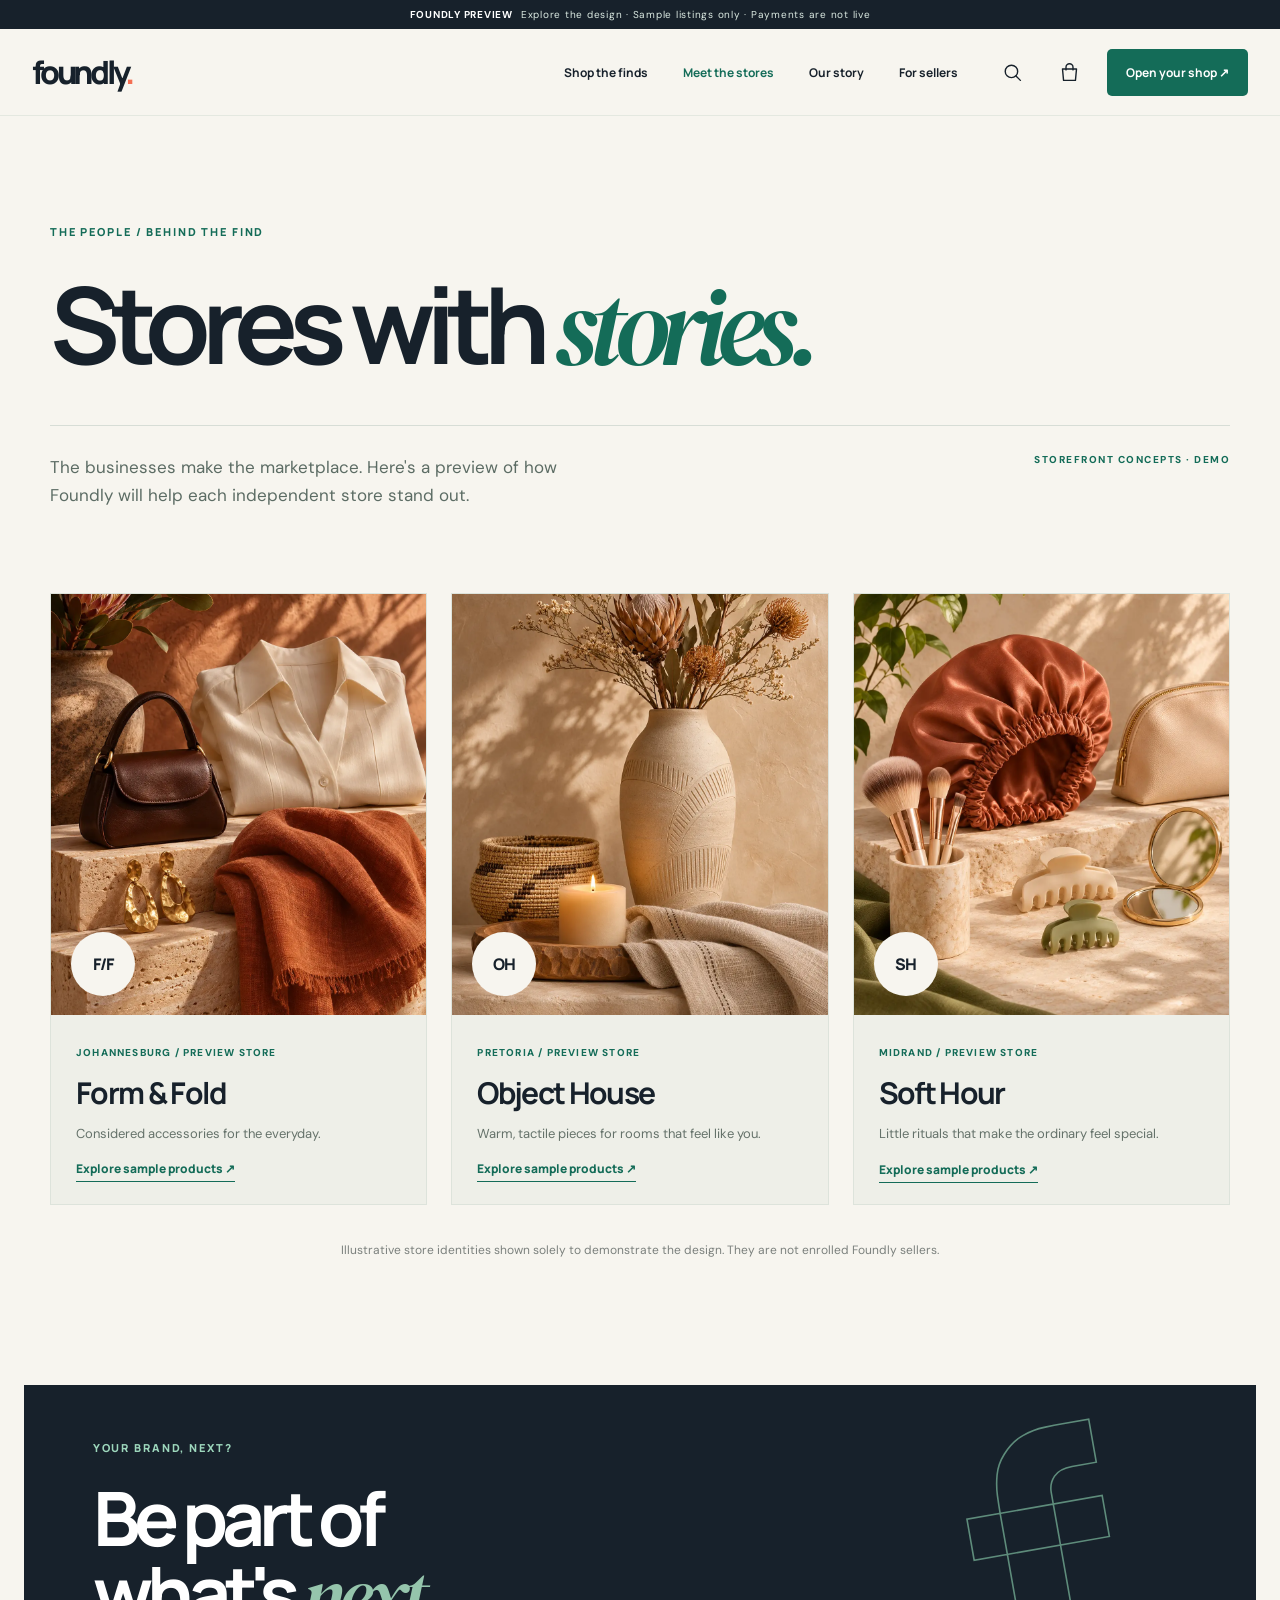
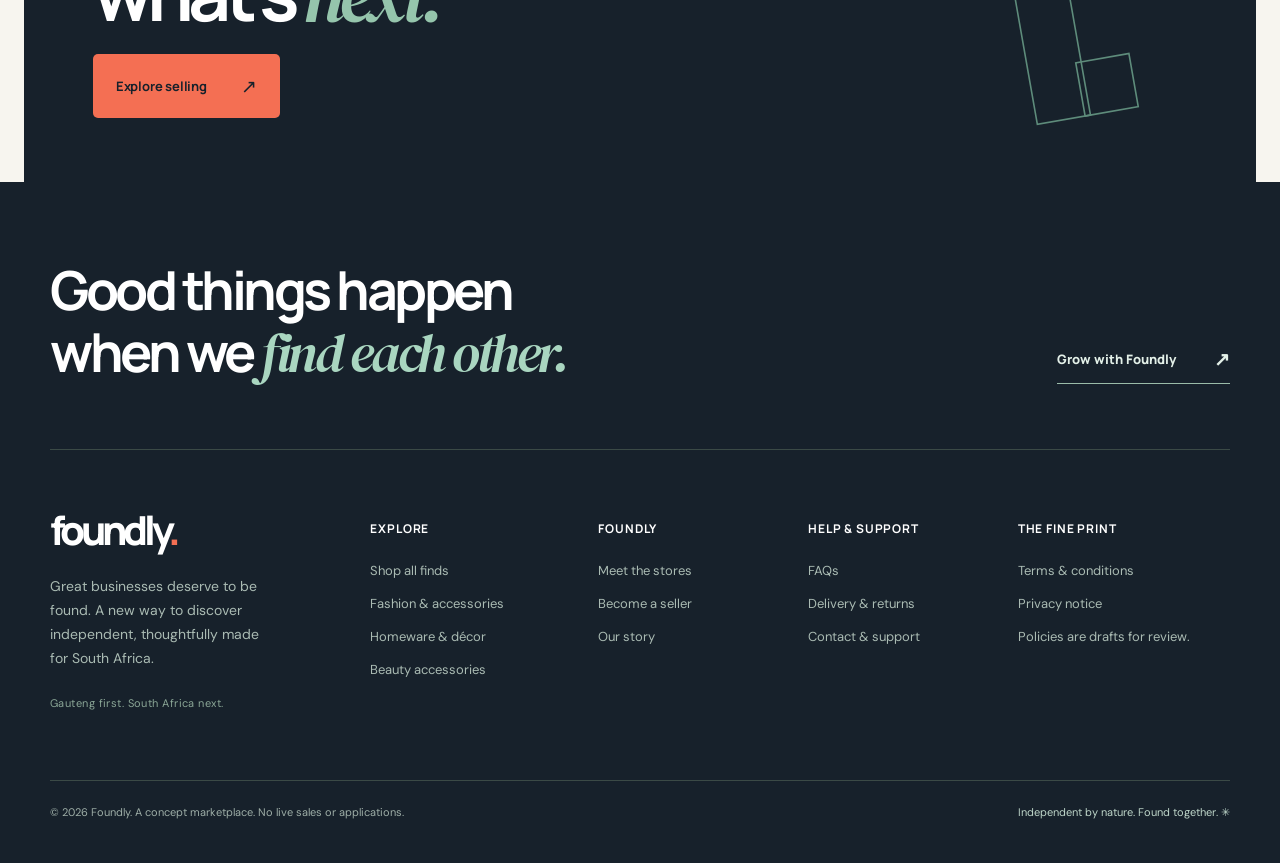
<file: sellers.html>
<!doctype html><html lang="en-ZA"><head><meta charset="UTF-8"><meta name="viewport" content="width=device-width, initial-scale=1"><title>Meet the stores | Foundly</title><meta name="description" content="Get a preview of how independent small-business storefronts can look on Foundly, a Gauteng-first marketplace."><meta property="og:title" content="Meet the stores | Foundly"><meta property="og:type" content="website"><meta name="twitter:card" content="summary_large_image"><link rel="icon" href="assets/icons/favicon.svg" type="image/svg+xml"><link rel="stylesheet" href="assets/css/styles.css"><script type="module" src="assets/js/main.js"></script></head><body data-page="sellers"><div id="site-header"></div><main><section class="page-intro container"><span class="kicker">THE PEOPLE / BEHIND THE FIND</span><h1>Stores with <em>stories.</em></h1><div class="intro-bottom"><p>The businesses make the marketplace. Here's a preview of how Foundly will help each independent store stand out.</p><span>STOREFRONT CONCEPTS · DEMO</span></div></section><section class="section sellers-section container"><div class="seller-grid" id="seller-grid"></div><p class="sample-disclaimer">Illustrative store identities shown solely to demonstrate the design. They are not enrolled Foundly sellers.</p></section><section class="seller-banner container-wide seller-mini"><div class="seller-banner-copy"><span class="kicker kicker-light">YOUR BRAND, NEXT?</span><h2>Be part of<br>what's <em>next.</em></h2><a class="button button-coral" href="sell.html">Explore selling <span>↗</span></a></div><div class="seller-banner-art"><span class="big-outline" aria-hidden="true">f.</span></div></section></main><div id="site-footer"></div><div id="site-overlays"></div></body></html>
</file>
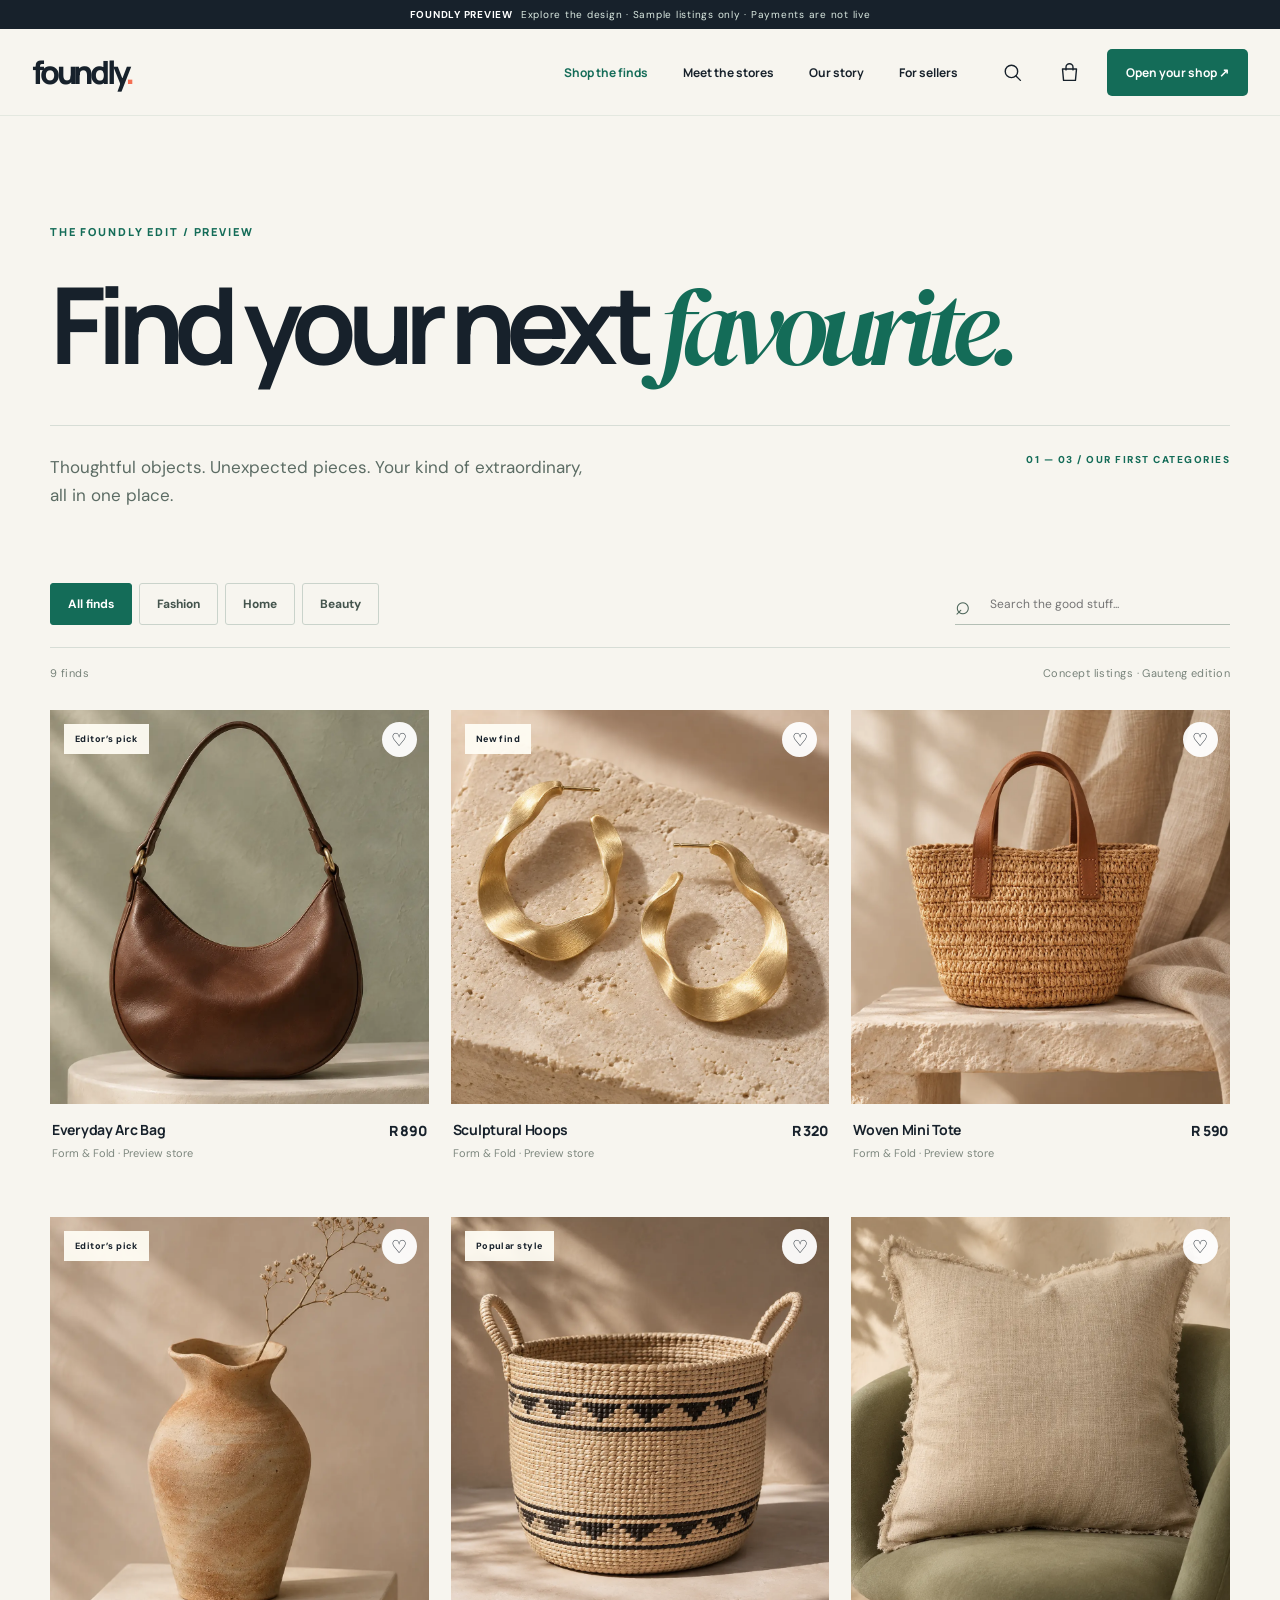
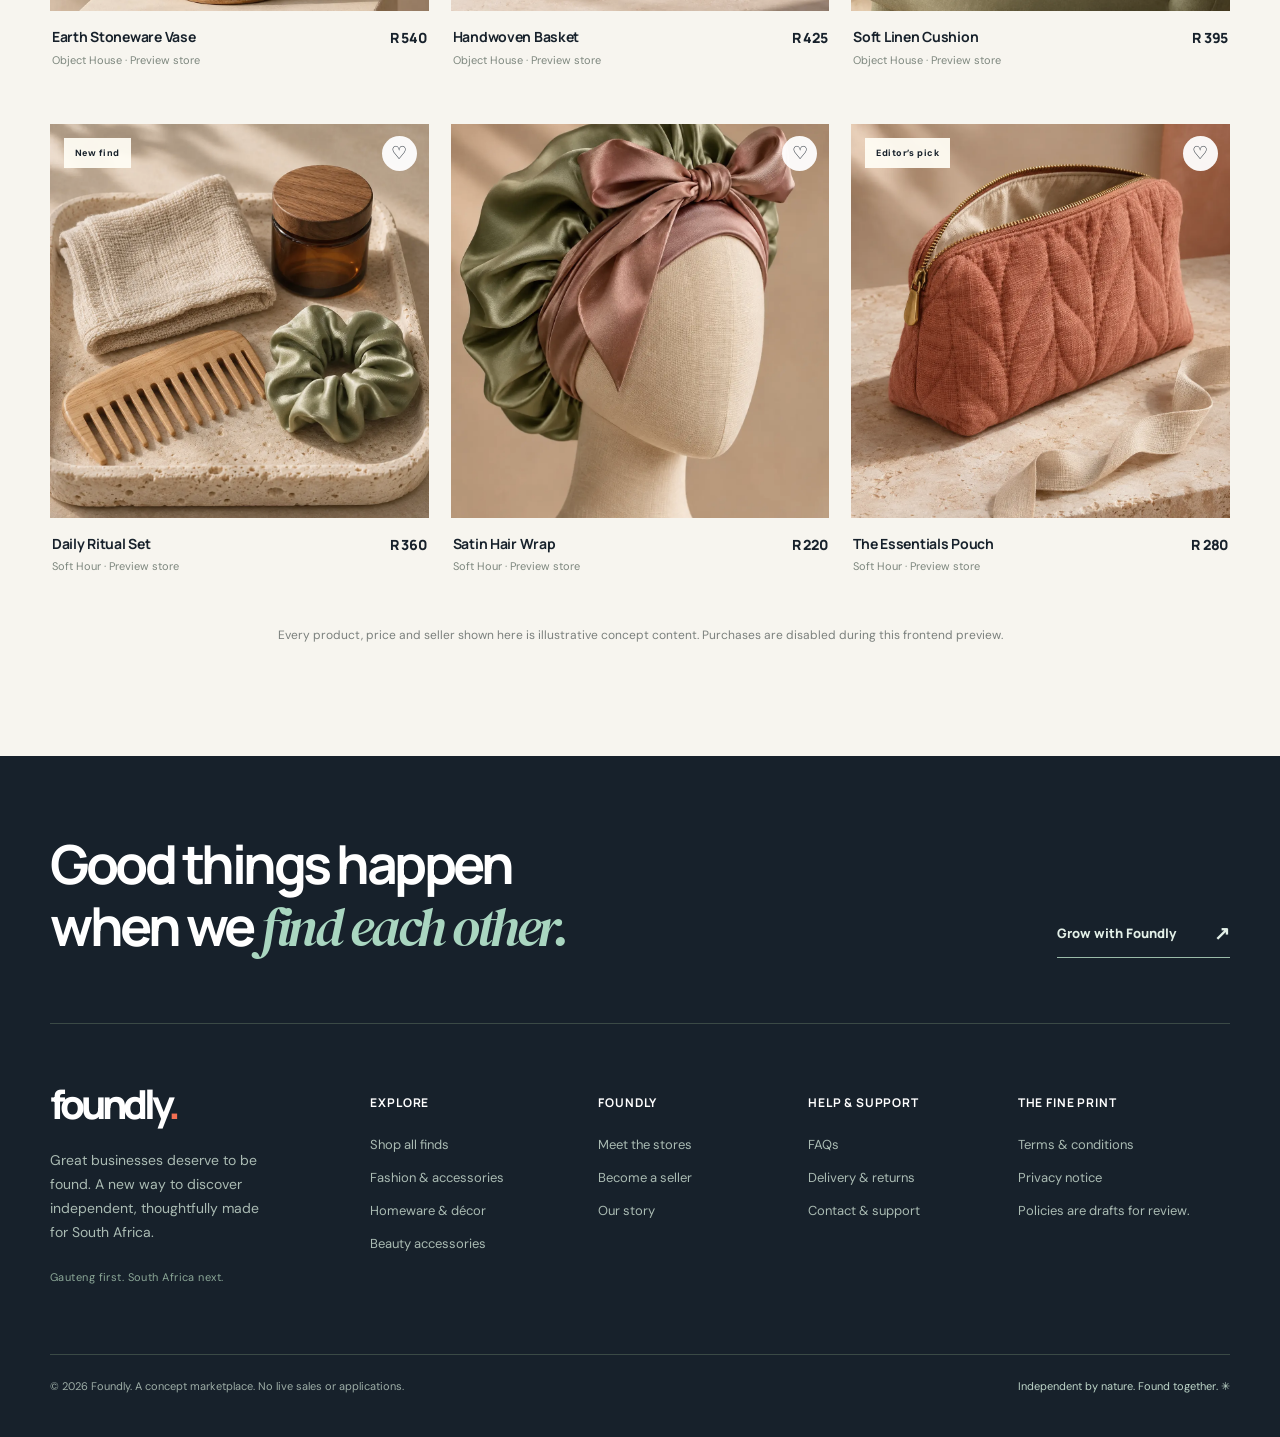
<file: shop.html>
<!doctype html><html lang="en-ZA"><head><meta charset="UTF-8"><meta name="viewport" content="width=device-width, initial-scale=1"><title>Shop independent finds | Foundly</title><meta name="description" content="Explore a preview of Foundly's independent marketplace in Gauteng, featuring fashion accessories, homeware, décor and beauty accessories."><meta property="og:title" content="Shop independent finds | Foundly"><meta property="og:type" content="website"><meta name="twitter:card" content="summary_large_image"><link rel="icon" href="assets/icons/favicon.svg" type="image/svg+xml"><link rel="stylesheet" href="assets/css/styles.css"><script type="module" src="assets/js/main.js"></script></head><body data-page="shop"><div id="site-header"></div><main><section class="page-intro container"><span class="kicker">THE FOUNDLY EDIT / PREVIEW</span><h1>Find your next <em>favourite.</em></h1><div class="intro-bottom"><p>Thoughtful objects. Unexpected pieces. Your kind of extraordinary, all in one place.</p><span>01 — 03 / OUR FIRST CATEGORIES</span></div></section><section class="shop-wrap container"><div class="shop-topline"><div class="shop-filter-tabs" id="category-filters" role="group" aria-label="Filter by category"></div><div class="search-field"><span aria-hidden="true">⌕</span><label class="sr-only" for="shop-search">Search products</label><input id="shop-search" type="search" placeholder="Search the good stuff..." autocomplete="off"></div></div><div class="shop-status"><span id="results-count"></span><span>Concept listings · Gauteng edition</span></div><div id="shop-products" class="product-grid shop-products"></div><div id="empty-results" class="empty-state" hidden><h2>Nothing found. <em>Yet.</em></h2><p>Try a different search or explore all the finds.</p><button class="button button-primary" id="clear-filters" type="button">View everything ↗</button></div><p class="sample-disclaimer">Every product, price and seller shown here is illustrative concept content. Purchases are disabled during this frontend preview.</p></section></main><div id="site-footer"></div><div id="site-overlays"></div></body></html>
</file>
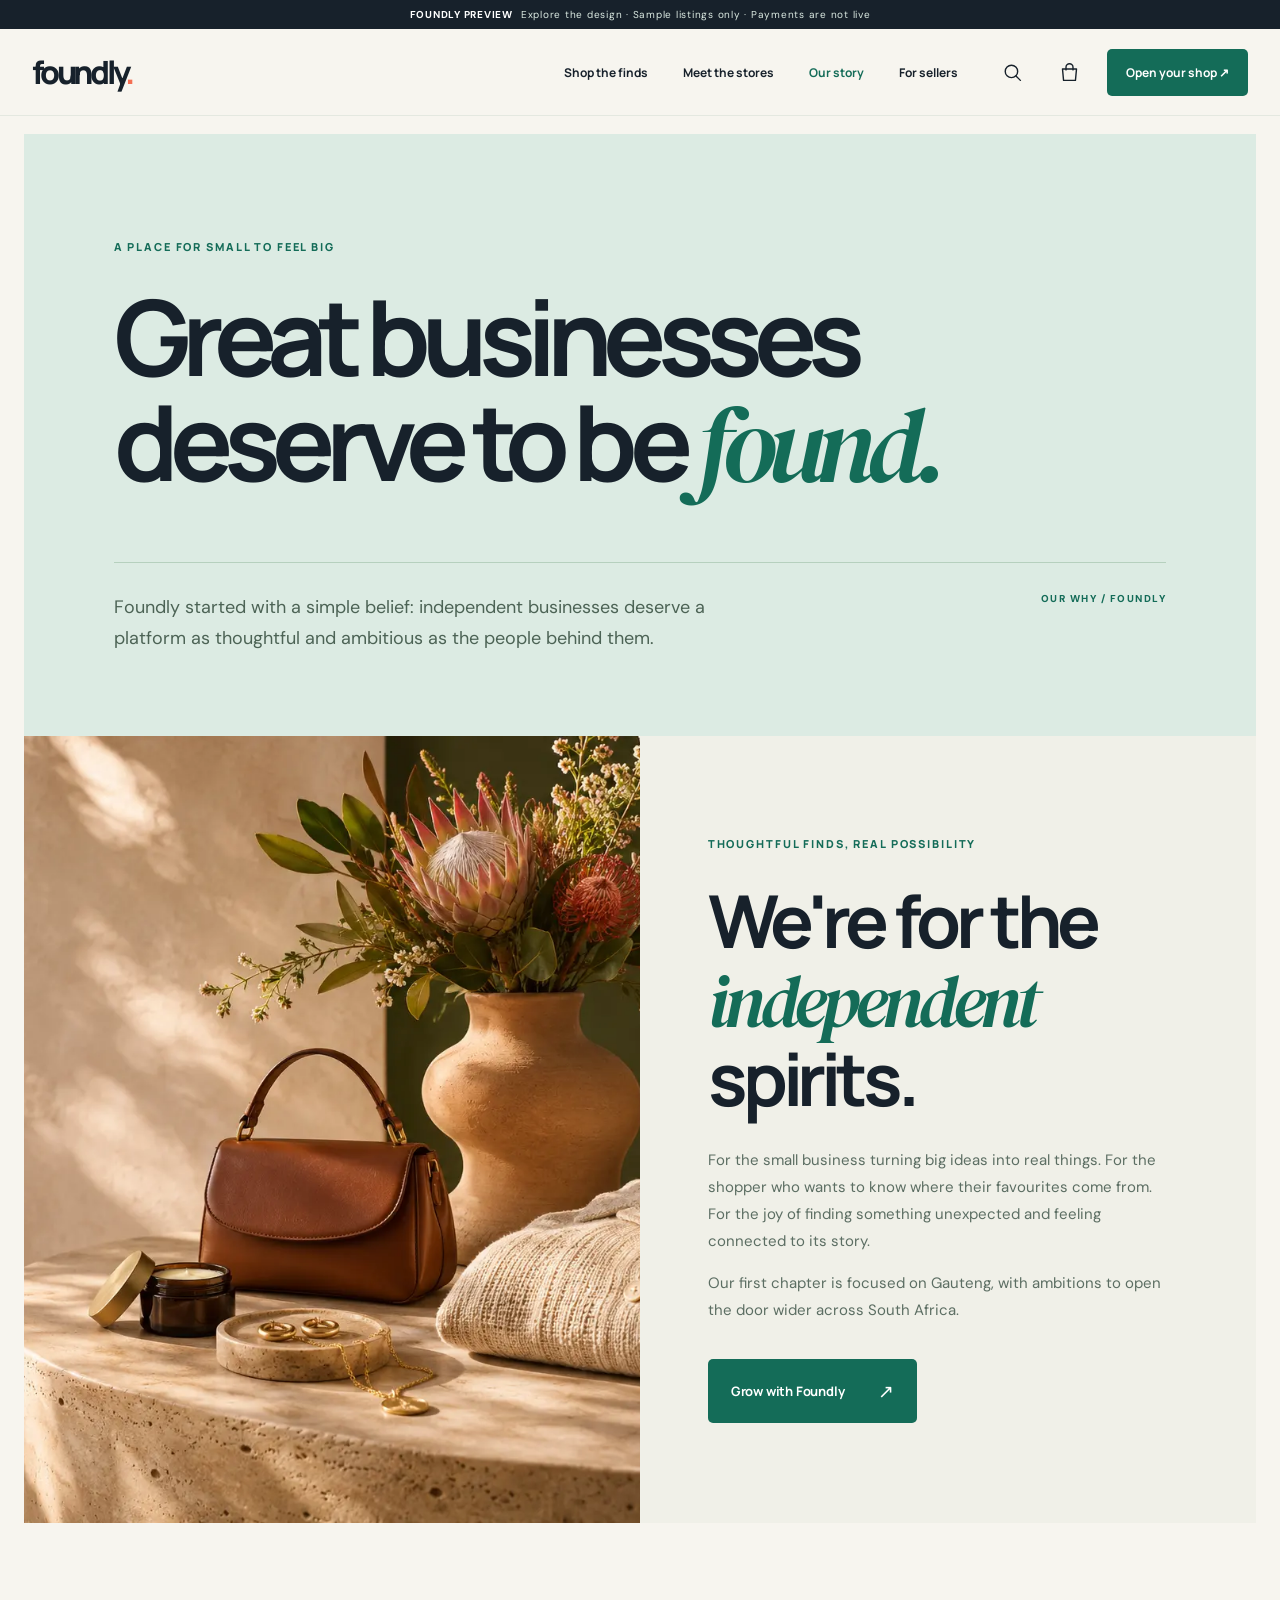
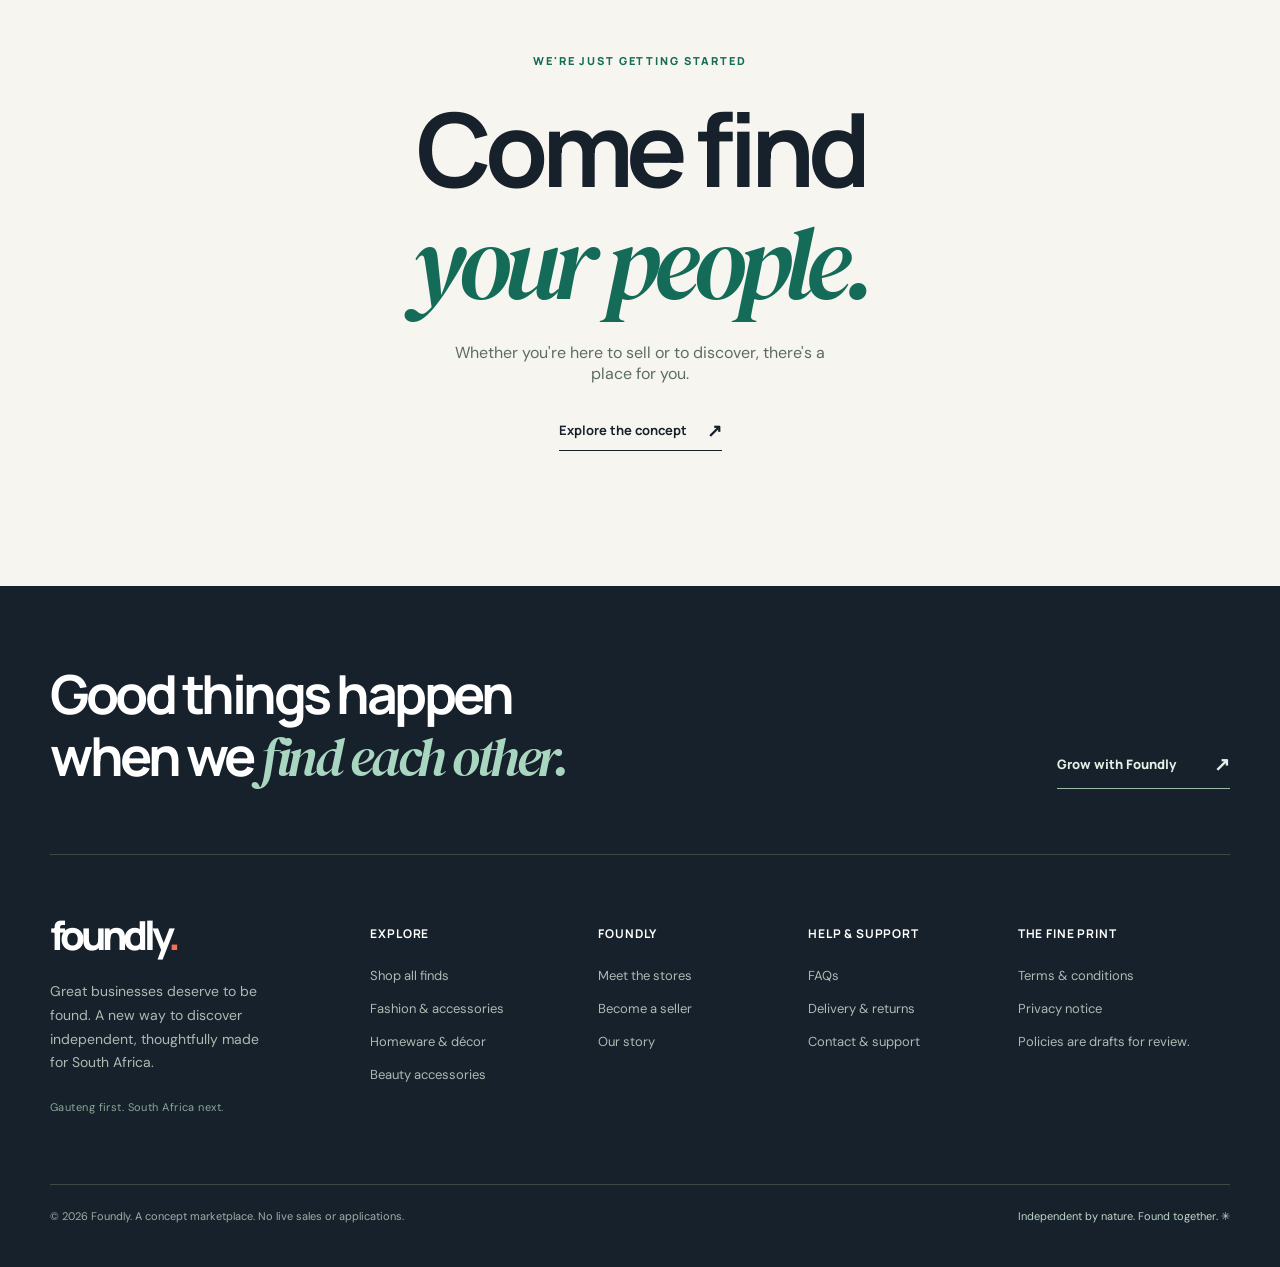
<file: story.html>
<!doctype html><html lang="en-ZA"><head><meta charset="UTF-8"><meta name="viewport" content="width=device-width, initial-scale=1"><title>Our story | Why Foundly exists</title><meta name="description" content="Foundly believes great independent businesses deserve to be found. Learn about the purpose behind this Gauteng-first marketplace concept."><meta property="og:title" content="Our story | Foundly"><meta property="og:type" content="website"><meta name="twitter:card" content="summary_large_image"><link rel="icon" href="assets/icons/favicon.svg" type="image/svg+xml"><link rel="stylesheet" href="assets/css/styles.css"><script type="module" src="assets/js/main.js"></script></head><body data-page="story"><div id="site-header"></div><main><section class="story-hero container-wide"><span class="kicker">A PLACE FOR SMALL TO FEEL BIG</span><h1>Great businesses<br>deserve to be <em>found.</em></h1><div class="story-hero-bottom"><p>Foundly started with a simple belief: independent businesses deserve a platform as thoughtful and ambitious as the people behind them.</p><span>OUR WHY / FOUNDLY</span></div></section><section class="story-feature container-wide"><div class="story-feature-image"><img src="assets/images/hero.webp" alt="Artful independent-product-inspired still life"></div><div class="story-feature-copy"><span class="kicker">THOUGHTFUL FINDS, REAL POSSIBILITY</span><h2>We're for the<br><em>independent</em><br>spirits.</h2><p>For the small business turning big ideas into real things. For the shopper who wants to know where their favourites come from. For the joy of finding something unexpected and feeling connected to its story.</p><p>Our first chapter is focused on Gauteng, with ambitions to open the door wider across South Africa.</p><a class="button button-primary" href="sell.html">Grow with Foundly <span>↗</span></a></div></section><section class="section closing-section container"><span class="kicker">WE'RE JUST GETTING STARTED</span><h2>Come find<br><em>your people.</em></h2><p>Whether you're here to sell or to discover, there's a place for you.</p><a class="text-link" href="shop.html">Explore the concept <span>↗</span></a></section></main><div id="site-footer"></div><div id="site-overlays"></div></body></html>
</file>
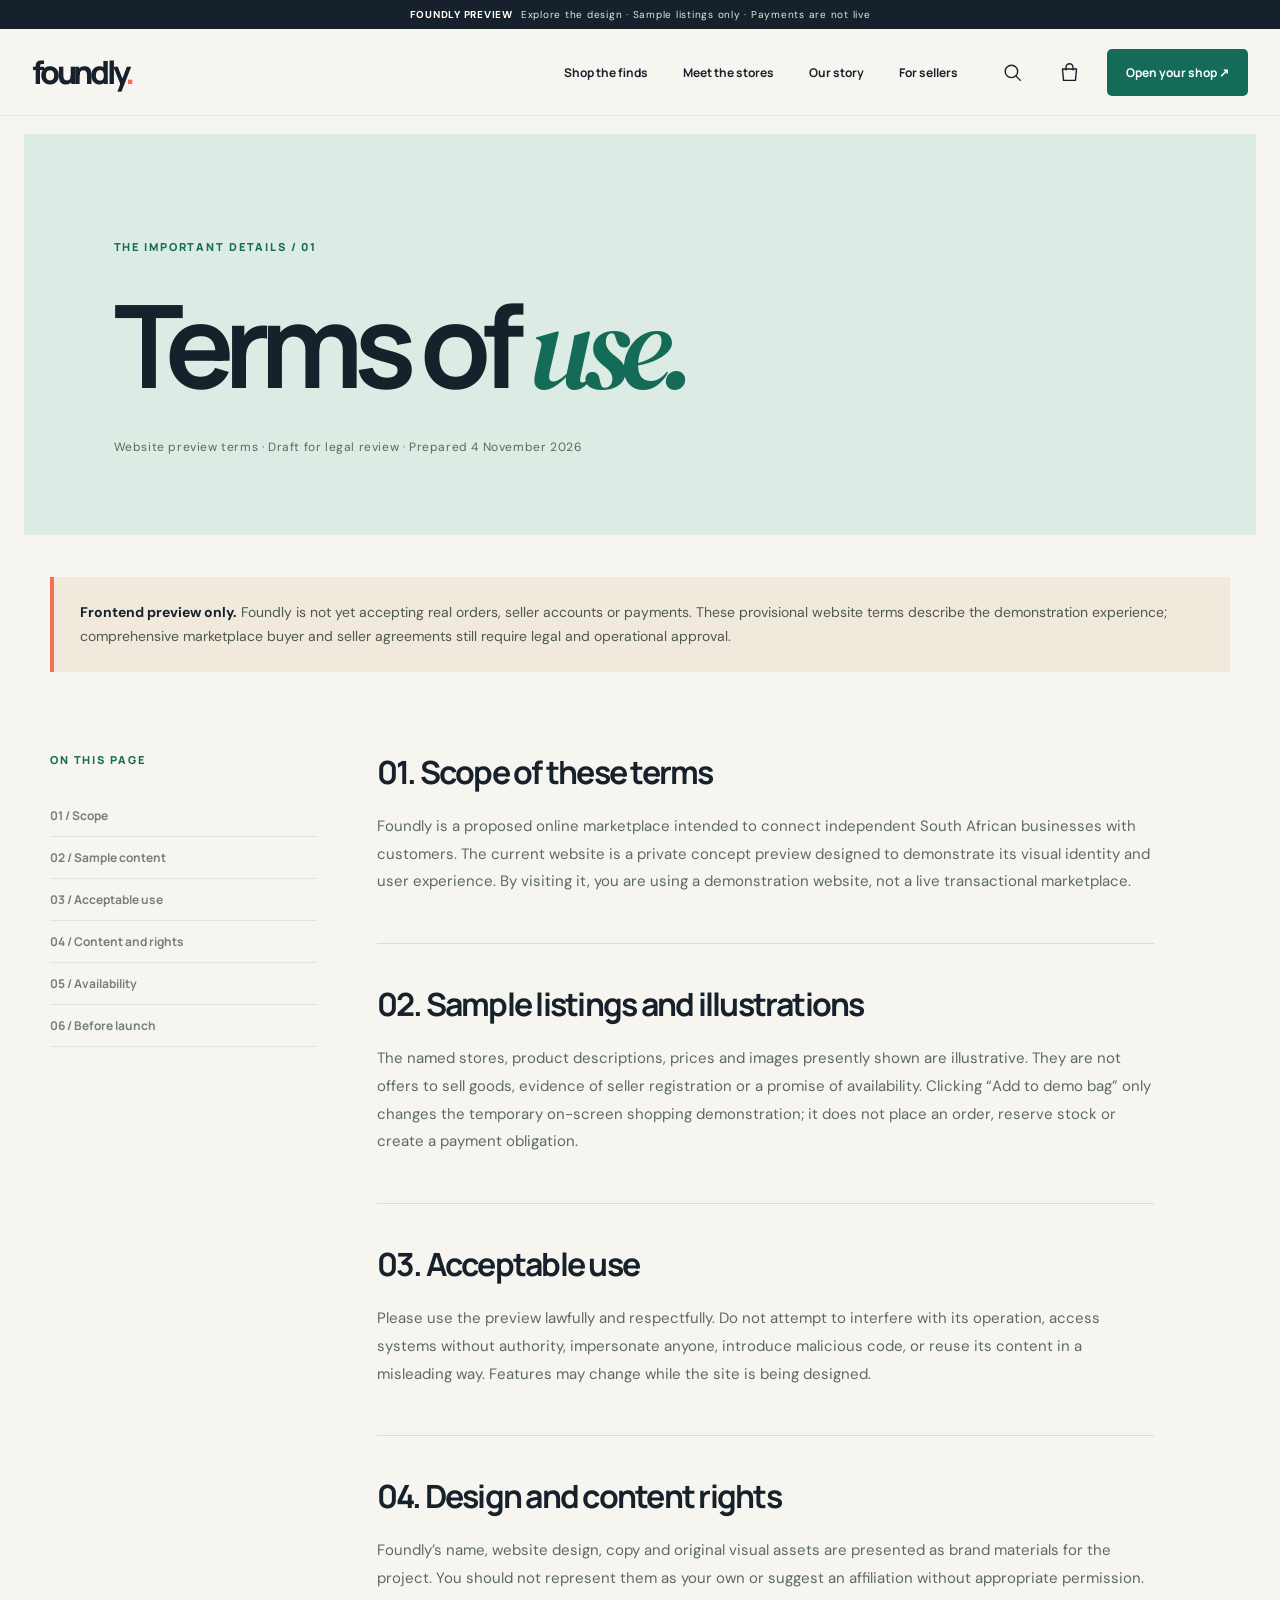
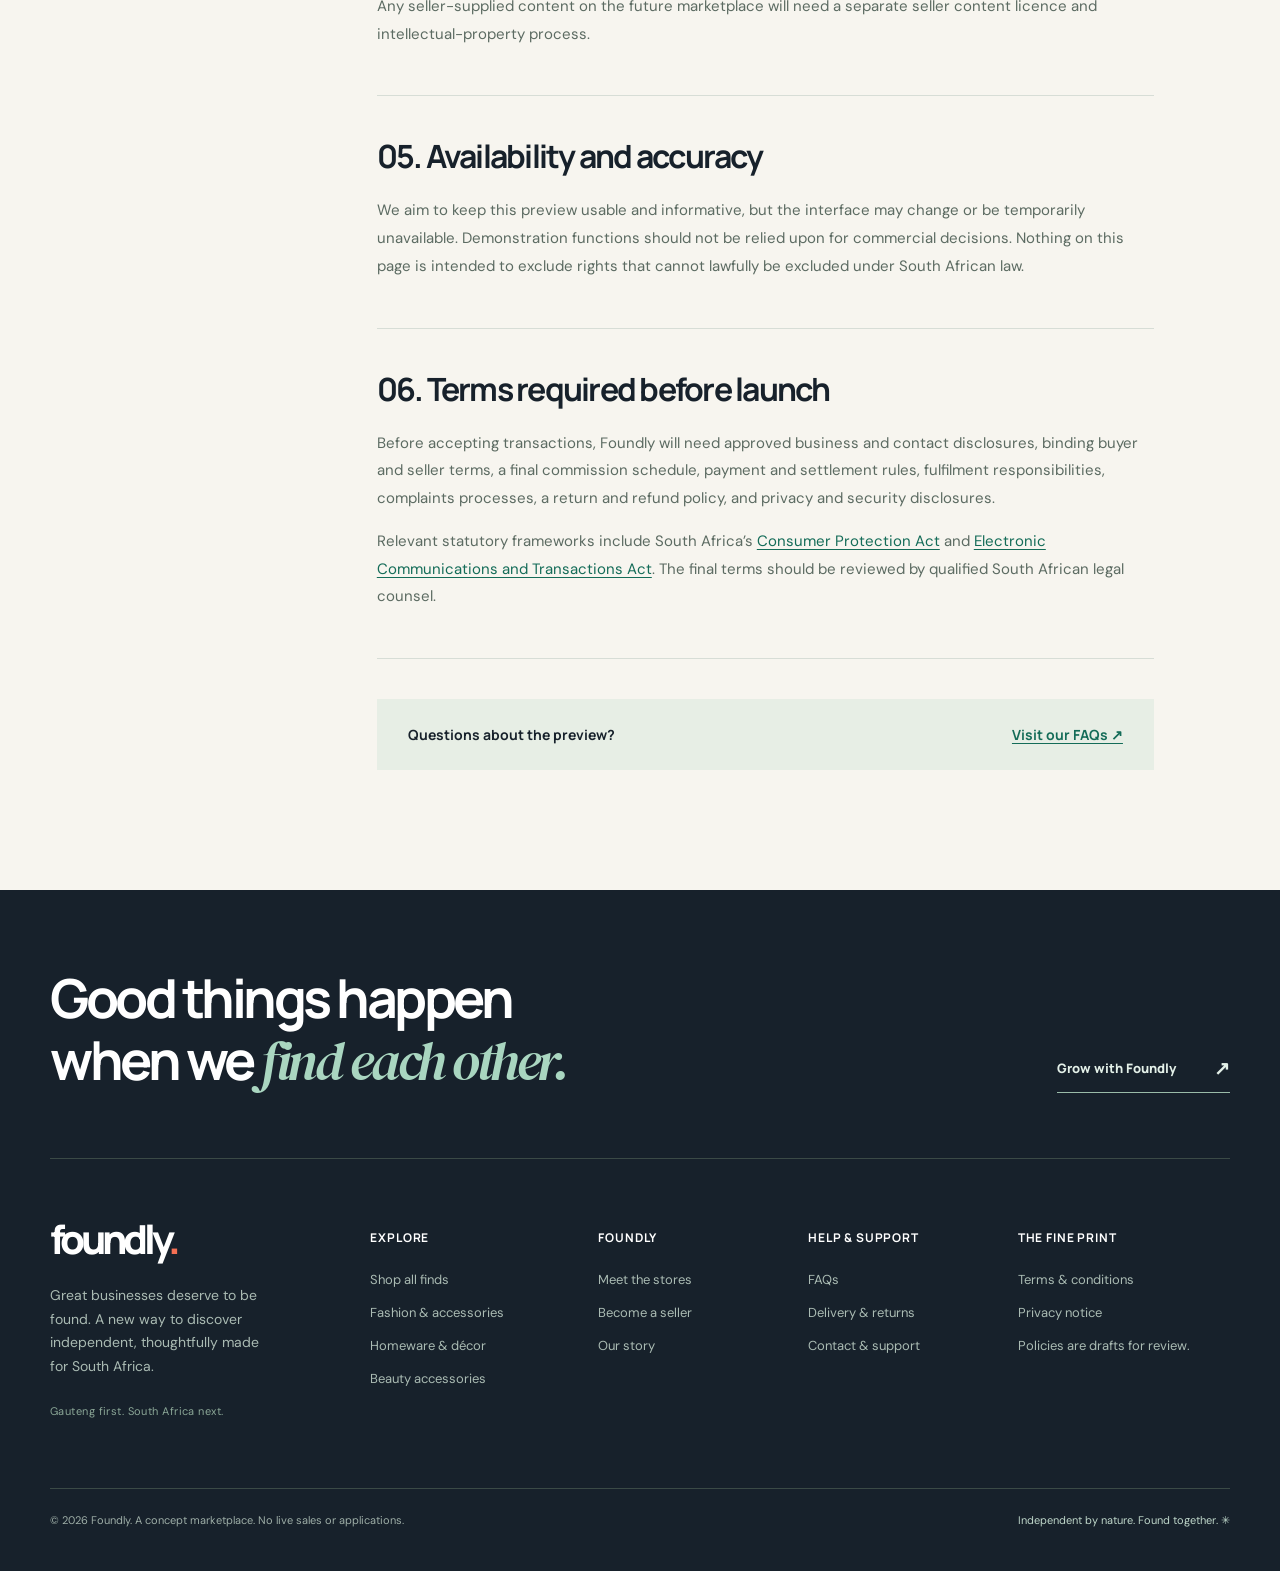
<file: terms.html>
<!doctype html>
<html lang="en-ZA"><head><meta charset="UTF-8"><meta name="viewport" content="width=device-width, initial-scale=1"><title>Website terms of use | Foundly</title><meta name="description" content="Read the Foundly website preview terms and the planned approach to marketplace terms for sellers and buyers."><meta name="robots" content="noindex,nofollow"><meta property="og:title" content="Foundly Website Terms"><meta property="og:type" content="website"><link rel="icon" href="assets/icons/favicon.svg" type="image/svg+xml"><link rel="stylesheet" href="assets/css/styles.css"><script type="module" src="assets/js/main.js"></script></head>
<body data-page="terms"><div id="site-header"></div><main><section class="policy-hero container-wide"><span class="kicker">THE IMPORTANT DETAILS / 01</span><h1>Terms of <em>use.</em></h1><p>Website preview terms · Draft for legal review · Prepared 4 November 2026</p></section><div class="container policy-notice"><b>Frontend preview only.</b> Foundly is not yet accepting real orders, seller accounts or payments. These provisional website terms describe the demonstration experience; comprehensive marketplace buyer and seller agreements still require legal and operational approval.</div>
<div class="policy-layout container"><aside class="policy-sidebar"><span class="kicker">ON THIS PAGE</span><a href="#scope">01 / Scope</a><a href="#preview">02 / Sample content</a><a href="#use">03 / Acceptable use</a><a href="#rights">04 / Content and rights</a><a href="#availability">05 / Availability</a><a href="#next">06 / Before launch</a></aside><article class="policy-content">
  <section id="scope"><h2>01. Scope of these terms</h2><p>Foundly is a proposed online marketplace intended to connect independent South African businesses with customers. The current website is a private concept preview designed to demonstrate its visual identity and user experience. By visiting it, you are using a demonstration website, not a live transactional marketplace.</p></section>
  <section id="preview"><h2>02. Sample listings and illustrations</h2><p>The named stores, product descriptions, prices and images presently shown are illustrative. They are not offers to sell goods, evidence of seller registration or a promise of availability. Clicking “Add to demo bag” only changes the temporary on-screen shopping demonstration; it does not place an order, reserve stock or create a payment obligation.</p></section>
  <section id="use"><h2>03. Acceptable use</h2><p>Please use the preview lawfully and respectfully. Do not attempt to interfere with its operation, access systems without authority, impersonate anyone, introduce malicious code, or reuse its content in a misleading way. Features may change while the site is being designed.</p></section>
  <section id="rights"><h2>04. Design and content rights</h2><p>Foundly’s name, website design, copy and original visual assets are presented as brand materials for the project. You should not represent them as your own or suggest an affiliation without appropriate permission. Any seller-supplied content on the future marketplace will need a separate seller content licence and intellectual-property process.</p></section>
  <section id="availability"><h2>05. Availability and accuracy</h2><p>We aim to keep this preview usable and informative, but the interface may change or be temporarily unavailable. Demonstration functions should not be relied upon for commercial decisions. Nothing on this page is intended to exclude rights that cannot lawfully be excluded under South African law.</p></section>
  <section id="next"><h2>06. Terms required before launch</h2><p>Before accepting transactions, Foundly will need approved business and contact disclosures, binding buyer and seller terms, a final commission schedule, payment and settlement rules, fulfilment responsibilities, complaints processes, a return and refund policy, and privacy and security disclosures.</p><p>Relevant statutory frameworks include South Africa’s <a href="https://www.gov.za/documents/consumer-protection-act" target="_blank" rel="noopener noreferrer">Consumer Protection Act</a> and <a href="https://www.gov.za/documents/electronic-communications-and-transactions-act" target="_blank" rel="noopener noreferrer">Electronic Communications and Transactions Act</a>. The final terms should be reviewed by qualified South African legal counsel.</p></section>
  <div class="policy-endcap">Questions about the preview? <a href="faq.html">Visit our FAQs ↗</a></div>
</article></div></main><div id="site-footer"></div><div id="site-overlays"></div></body></html>
</file>
<file: assets/css/styles.css>
@import url('https://fonts.googleapis.com/css2?family=DM+Sans:wght@400;500;600;700&family=DM+Serif+Display:ital@0;1&family=Manrope:wght@400;500;600;700;800&display=swap');
:root{--green:#146c58;--green-dark:#0d493d;--ink:#17212b;--ivory:#f7f5ef;--sage:#dcebe3;--coral:#f46f53;--clay:#e4d3c6;--white:#fffdf8;--muted:#66726d;--line:#d7ddd6;--display:'Manrope',Arial,sans-serif;--body:'DM Sans',Arial,sans-serif;--serif:'DM Serif Display',Georgia,serif;--ease:cubic-bezier(.2,.75,.2,1)}
*,*::before,*::after{box-sizing:border-box}html{scroll-behavior:smooth}body{margin:0;background:var(--ivory);color:var(--ink);font-family:var(--body);-webkit-font-smoothing:antialiased}body.overlay-open{overflow:hidden}a{color:inherit;text-decoration:none}button,input,select{font:inherit}button{cursor:pointer}img{max-width:100%;display:block}h1,h2,h3,p{margin-top:0}h1,h2,h3{font-family:var(--display)}em{font-weight:400;font-family:var(--serif)}::selection{background:#b7d8c8;color:var(--ink)}:focus-visible{outline:3px solid var(--coral);outline-offset:3px}.sr-only{position:absolute;width:1px;height:1px;overflow:hidden;clip:rect(0,0,0,0);white-space:nowrap}
.container{width:min(100% - 100px,1320px);margin-inline:auto}.container-wide{width:min(100% - 48px,1500px);margin-inline:auto}.section{padding-top:125px;padding-bottom:125px}.kicker{display:block;font-size:11px;font-family:var(--display);font-weight:800;letter-spacing:.17em;color:var(--green);text-transform:uppercase;margin-bottom:25px}.kicker-light{color:#9dd7bc}.section-heading{display:flex;justify-content:space-between;align-items:end;gap:70px;margin-bottom:45px}.section-heading h2,.closing-section h2{font-size:clamp(43px,5.25vw,80px);line-height:1.08;letter-spacing:-.065em;font-weight:700;margin:0}.section-heading em,.closing-section em{color:var(--green)}.section-heading>p,.heading-right p{max-width:325px;font-size:16px;line-height:1.65;color:#62706a;margin-bottom:10px}.button{display:inline-flex;align-items:center;justify-content:space-between;gap:34px;padding:18px 22px;border:1px solid transparent;border-radius:5px;font-weight:700;font-family:var(--display);font-size:13px;letter-spacing:-.015em;min-height:56px;transition:transform .25s var(--ease),background .25s,color .25s,box-shadow .25s}.button:hover{transform:translateY(-3px);box-shadow:0 10px 25px #15251c18}.button span{font-size:19px;font-weight:400}.button-primary{background:var(--green);color:white}.button-primary:hover{background:var(--green-dark)}.button-light{background:#f6f4ed;color:var(--ink)}.button-coral{background:var(--coral);color:var(--ink)}.button-full{width:100%}.text-link,.subtle-link{display:inline-flex;align-items:center;gap:20px;border-bottom:1px solid var(--ink);padding-bottom:8px;font-size:13px;font-weight:700;font-family:var(--display);transition:gap .2s,color .2s}.text-link:hover,.subtle-link:hover{gap:27px;color:var(--green)}.text-link span,.subtle-link span{font-size:18px}.text-link-light{color:white;border-color:#93baa9}.decorative-line{width:34px;height:1px;background:#a6aba1;display:block}.sample-disclaimer{font-size:12px;color:#7b807d;text-align:center;margin:35px 0 0;line-height:1.7}
/* Shell */
.preview-ribbon{background:var(--ink);color:#dcebe3;min-height:29px;display:flex;align-items:center;justify-content:center;text-align:center;padding:5px 16px;font-size:10px;letter-spacing:.075em}.preview-ribbon b{color:#fff;font-weight:700;margin-right:8px}.site-header{position:relative;z-index:30;background:var(--ivory);border-bottom:1px solid #e4e8e0}.nav-shell{width:min(100% - 64px,1440px);margin:auto;display:flex;align-items:center;justify-content:space-between;min-height:86px;gap:35px}.wordmark{font-size:32px;line-height:1;letter-spacing:-.1em;font-family:var(--display);font-weight:800;color:var(--ink);white-space:nowrap}.wordmark span{color:var(--coral)}.nav-links{display:flex;align-items:center;gap:35px;margin-left:auto}.nav-links a{font-size:12px;font-family:var(--display);font-weight:700;transition:color .2s;white-space:nowrap}.nav-links a:hover,.nav-links a[aria-current=page]{color:var(--green)}.nav-actions{display:flex;align-items:center;gap:18px}.nav-action{border:none;background:transparent;color:var(--ink);padding:9px;position:relative;display:grid;place-items:center}.nav-action svg{width:21px;height:21px;stroke:currentColor;fill:none;stroke-width:1.6;stroke-linecap:round;stroke-linejoin:round}.bag-count{position:absolute;right:0;top:0;border-radius:100px;background:var(--coral);min-width:16px;height:16px;display:grid;place-items:center;font-size:9px;font-weight:800}.nav-cta{background:var(--green);color:white;border-radius:5px;padding:15px 19px;font-family:var(--display);font-size:12px;font-weight:700;white-space:nowrap;transition:background .2s}.nav-cta:hover{background:var(--green-dark)}.menu-toggle{display:none}.mobile-menu{display:none}.site-footer{margin-top:0;background:var(--ink);color:#dbe3dd}.footer-inner{width:min(100% - 100px,1320px);margin:auto;padding:77px 0 44px}.footer-upper{display:grid;grid-template-columns:1.5fr 1fr 1fr 1fr;gap:50px}.footer-brand .wordmark{color:white;font-size:40px}.footer-brand p{font-size:14px;color:#aabbb3;line-height:1.7;max-width:230px;margin:25px 0}.footer-column h3{font-family:var(--display);font-size:12px;color:#fff;letter-spacing:.07em;margin:10px 0 25px}.footer-column a,.footer-column span{display:block;font-size:13px;color:#aabbb3;margin:0 0 16px}.footer-column a:hover{color:white}.footer-bottom{margin-top:70px;padding-top:24px;border-top:1px solid #3b4a46;display:flex;justify-content:space-between;gap:20px;font-size:11px;color:#9eaea7}.footer-bottom span:last-child{color:#bfd7ca}
.bag-count[hidden]{display:none}
/* Hero */
.hero{min-height:695px;padding:0;display:grid;grid-template-columns:47% 53%;position:relative;background:#efefe6;overflow:hidden;margin-top:20px}.hero-copy{padding:93px clamp(28px,5.6vw,92px) 85px 7.2%;position:relative;z-index:1}.eyebrow{font-size:11px;font-weight:800;letter-spacing:.12em;text-transform:uppercase;display:flex;gap:9px;align-items:center;color:var(--green);font-family:var(--display)}.eyebrow-dot{width:7px;height:7px;background:var(--coral);border-radius:50%}.hero h1{font-size:clamp(57px,6.2vw,102px);font-family:var(--display);font-weight:700;line-height:1.065;letter-spacing:-.085em;margin:36px 0 29px;white-space:nowrap}.hero h1 em{color:var(--green)}.hero .period{color:var(--coral)}.hero-copy>p{font-size:16px;line-height:1.8;color:#5f6a65;max-width:410px}.hero-actions{display:flex;align-items:center;gap:32px;margin-top:38px;flex-wrap:wrap}.hero-aside{display:flex;gap:17px;align-items:center;font-size:10px;font-weight:700;line-height:1.6;color:#8a938b;letter-spacing:.08em;text-transform:uppercase;position:absolute;bottom:37px}.hero-art{position:relative;min-height:695px;overflow:hidden}.hero-art>img{width:100%;height:100%;object-fit:cover;object-position:center;filter:saturate(.89)}.hero-art:after{content:'';position:absolute;inset:0;pointer-events:none;background:linear-gradient(90deg,#273b1a15,transparent 30%)}.hero-art-label{position:absolute;bottom:45px;left:30px;z-index:1;background:#fffcf1;display:flex;align-items:center;gap:20px;border-radius:2px;padding:18px 24px;box-shadow:0 10px 28px #1b2b2419;color:var(--ink);font-size:15px;line-height:1.2}.mini-sparkle{color:var(--green);font-size:35px}.hero-vertical{position:absolute;top:50%;right:16px;transform:translateY(-50%);writing-mode:vertical-rl;color:#fffefa;font-size:9px;font-weight:700;letter-spacing:.2em}.hero-index{position:absolute;bottom:17px;left:18px;z-index:2;font-size:9px;font-weight:700;letter-spacing:.12em;color:#7d8880}.marquee{background:var(--sage);height:79px;overflow:hidden;display:flex;align-items:center;margin-top:19px}.marquee-inner{display:flex;align-items:center;justify-content:space-around;gap:48px;white-space:nowrap;width:100%;min-width:1180px;font-size:15px;font-family:var(--display);font-weight:700;letter-spacing:.005em;color:var(--green-dark)}.marquee-flower{font-size:23px;color:var(--green)}
/* Categories */
.category-grid{display:grid;grid-template-columns:repeat(3,minmax(0,1fr));gap:22px}.category-card{display:block;min-width:0}.category-photo{height:410px;position:relative;overflow:hidden;background:#ded8ca}.category-photo img{width:100%;height:100%;object-fit:cover;transition:transform .8s var(--ease);filter:saturate(.85)}.category-card:hover .category-photo img{transform:scale(1.055)}.category-number{position:absolute;top:17px;left:18px;font-size:10px;letter-spacing:.12em;color:#17212b;background:#f7f5efd9;padding:10px 11px;font-weight:700}.category-meta{display:flex;justify-content:space-between;align-items:end;padding:22px 0;border-bottom:1px solid var(--line)}.category-meta>div>span{font-size:9px;letter-spacing:.15em;color:var(--green);font-weight:800}.category-meta h3{margin:10px 0 0;font-size:clamp(24px,2.3vw,35px);line-height:1.18;letter-spacing:-.055em;font-weight:700}.round-arrow{width:45px;height:45px;border:1px solid #bfcac2;border-radius:50%;display:grid;place-items:center;font-size:22px;transition:background .2s,color .2s,transform .2s}.category-card:hover .round-arrow{background:var(--green);color:white;transform:rotate(45deg);border-color:var(--green)}
/* Featured products */
.featured-section{background:#f1f2eb}.featured-heading{margin-bottom:43px}.heading-right{display:flex;align-items:end;flex-direction:column;text-align:right;gap:4px}.heading-right p{max-width:290px}.subtle-link{color:var(--green);border-color:var(--green)}.product-grid{display:grid;grid-template-columns:repeat(4,minmax(0,1fr));gap:18px}.product-card{min-width:0}.product-image{position:relative;background:#e6e2d8;aspect-ratio:1 / 1.22;overflow:hidden;cursor:pointer}.product-image img{width:100%;height:100%;object-fit:cover;transition:transform .7s var(--ease),filter .35s;filter:saturate(.84)}.product-card:hover .product-image img{transform:scale(1.055)}.product-label{position:absolute;top:14px;left:14px;background:#fffdf5ef;font-size:9px;letter-spacing:.05em;padding:9px 11px;font-weight:800}.wish-button{position:absolute;right:12px;top:12px;width:35px;height:35px;display:grid;place-items:center;border-radius:50%;border:0;background:#fffffff0;color:var(--ink);font-size:18px;z-index:2;transition:transform .2s,color .2s}.wish-button:hover{transform:scale(1.1)}.wish-button.is-saved{color:var(--coral)}.product-quick{position:absolute;bottom:12px;left:12px;right:12px;border:0;background:#fffffff2;min-height:44px;font-size:11px;font-family:var(--display);font-weight:800;letter-spacing:.025em;opacity:0;transform:translateY(15px);transition:opacity .25s,transform .25s;z-index:1}.product-card:hover .product-quick,.product-quick:focus-visible{opacity:1;transform:translateY(0)}.product-details{display:flex;justify-content:space-between;gap:12px;padding:17px 2px}.product-details h3{font-size:14px;line-height:1.35;letter-spacing:-.02em;font-weight:700;margin:0 0 6px}.product-details p{font-size:11px;color:#7d877e;margin:0}.product-price{font-size:14px;white-space:nowrap;font-weight:800;letter-spacing:-.02em;font-family:var(--display)}
/* Story */
.story-section{min-height:675px;display:grid;grid-template-columns:49% 51%;background:var(--green)}.story-art{position:relative;min-height:675px;overflow:hidden}.story-art>img{width:100%;height:100%;object-fit:cover;object-position:50% 55%;filter:saturate(.8)}.stamp{position:absolute;top:40px;right:40px;width:131px;height:131px;border-radius:100%;background:#e8f1e7;display:flex;flex-direction:column;justify-content:center;align-items:center;text-align:center;font-size:12px;line-height:1.05;font-weight:800;letter-spacing:.08em;transform:rotate(14deg)}.stamp span{font-size:23px;color:var(--green);margin-top:4px}.story-copy{padding:clamp(62px,7vw,112px);display:flex;flex-direction:column;align-items:flex-start;color:#f8f8ee;position:relative}.story-copy h2{font-size:clamp(49px,5.4vw,82px);line-height:1.08;letter-spacing:-.07em;font-weight:700;margin:12px 0 35px}.story-copy h2 em{color:#b9dcbf}.story-copy p{font-size:15px;line-height:1.8;color:#d4e6db;max-width:430px;margin-bottom:20px}.story-copy .button{margin-top:20px}.story-signature{position:absolute;bottom:20px;left:clamp(62px,7vw,112px);font-size:11px;letter-spacing:.08em;color:#adcbbb}.how-section .how-grid{margin-top:28px}.how-grid{display:grid;grid-template-columns:repeat(3,1fr);gap:17px}.how-card{padding:36px 30px 47px;background:#eeefe7;min-height:245px;border-top:2px solid var(--green)}.how-number{display:flex;align-items:center;justify-content:space-between;color:var(--green);font-size:12px;font-weight:800;letter-spacing:.08em;margin-bottom:50px}.how-number span{font-size:22px;font-weight:400}.how-card h3{font-size:24px;letter-spacing:-.055em;margin-bottom:12px}.how-card p{font-size:13px;line-height:1.75;color:#626e67;max-width:300px}
/* Seller banner and closing */
.seller-banner{display:grid;grid-template-columns:62% 38%;background:var(--ink);min-height:520px;overflow:hidden}.seller-banner-copy{padding:85px 0 85px 9%;color:white;z-index:2}.seller-banner-copy h2{font-size:clamp(60px,7vw,110px);line-height:1;letter-spacing:-.08em;font-weight:700;margin:24px 0 22px}.seller-banner-copy h2 em{color:#95c5ac}.seller-banner-copy p{line-height:1.7;font-size:15px;color:#b9ccc4;max-width:450px;margin-bottom:30px}.seller-banner-art{position:relative;display:grid;place-items:center}.big-outline{font-family:var(--display);font-weight:800;letter-spacing:-.19em;font-size:clamp(250px,31vw,520px);color:transparent;-webkit-text-stroke:1.6px #5e8c7b;line-height:1;transform:rotate(-10deg) translateY(-10px)}.seller-orbit{position:absolute;bottom:70px;right:30px;background:var(--coral);color:var(--ink);width:145px;height:145px;border-radius:50%;display:grid;place-items:center;text-align:center;padding:15px;transform:rotate(12deg);font-family:var(--display);font-weight:700;font-size:15px;line-height:1.4}.closing-section{text-align:center;padding-top:130px;padding-bottom:135px}.closing-section h2{font-size:clamp(65px,8vw,120px)}.closing-section p{font-size:16px;color:#5b6d63;margin:25px auto 34px;max-width:400px}.closing-section .text-link{margin:auto}
/* Inner pages */
.page-intro{padding-top:108px;padding-bottom:57px}.page-intro h1,.story-hero h1{font-size:clamp(63px,8.3vw,125px);line-height:1;letter-spacing:-.085em;font-weight:700;margin:32px 0 45px}.page-intro h1 em,.story-hero h1 em{color:var(--green)}.intro-bottom{border-top:1px solid var(--line);padding-top:27px;display:flex;justify-content:space-between;gap:35px;align-items:start}.intro-bottom p{max-width:550px;color:#5c6c64;font-size:17px;line-height:1.65}.intro-bottom span{font-size:10px;letter-spacing:.15em;color:var(--green);font-weight:800;white-space:nowrap}.shop-wrap{padding-bottom:110px}.shop-topline{display:flex;justify-content:space-between;gap:30px;align-items:center;padding-bottom:22px;border-bottom:1px solid var(--line)}.shop-filter-tabs{display:flex;gap:7px;flex-wrap:wrap}.filter-tab{border:1px solid #cad3cb;color:#44544d;background:transparent;padding:12px 17px;border-radius:3px;font-size:12px;font-weight:700;transition:background .2s,color .2s}.filter-tab:hover,.filter-tab[aria-pressed=true]{background:var(--green);color:white;border-color:var(--green)}.search-field{position:relative;max-width:275px;width:100%}.search-field span{position:absolute;left:0;top:5px;font-size:26px;color:#4b6458}.search-field input{height:42px;width:100%;padding:0 9px 0 35px;border:0;border-bottom:1px solid #b4bfb5;background:transparent;outline-offset:3px;font-size:12px}.shop-status{display:flex;justify-content:space-between;gap:20px;color:#78837a;font-size:11px;letter-spacing:.04em;margin:18px 0 30px}.shop-products{grid-template-columns:repeat(3,minmax(0,1fr));column-gap:22px;row-gap:40px}.shop-products .product-image{aspect-ratio:1 / 1.04}.empty-state{text-align:center;padding:85px 20px;background:#e9eee7}.empty-state h2{font-size:48px;letter-spacing:-.07em}.empty-state p{color:#67746c}.empty-state button{margin-top:15px}.empty-state[hidden]{display:none}
/* Seller page */
.sell-hero{margin-top:18px;min-height:650px;display:grid;grid-template-columns:54% 46%;background:var(--green)}.sell-left{color:white;padding:105px 6% 75px 9%;position:relative}.sell-left h1{font-size:clamp(60px,7vw,107px);line-height:1.04;letter-spacing:-.075em;margin:45px 0 26px}.sell-left h1 em{color:#a9dac4}.sell-left>p{font-size:17px;line-height:1.7;color:#d2e6dc;max-width:490px;margin-bottom:32px}.seller-tiny{position:absolute;bottom:26px;letter-spacing:.14em;font-size:10px;color:#b9d8c8}.sell-right{position:relative;min-height:650px;overflow:hidden}.sell-right img{width:100%;height:100%;object-fit:cover;object-position:50% 40%}.sell-image-label{position:absolute;bottom:30px;left:30px;background:var(--ivory);padding:18px 23px;color:var(--green);font-family:var(--display);font-weight:800;font-size:13px}.interest-section{background:var(--ink);padding:120px 0}.interest-layout{display:grid;grid-template-columns:45% 55%;gap:70px;color:white;align-items:center}.interest-layout h2{font-size:clamp(58px,6vw,93px);line-height:1.07;letter-spacing:-.075em;margin:25px 0}.interest-layout h2 em{color:#94c5aa}.interest-layout>div>p{line-height:1.75;color:#b5c8be;max-width:350px;font-size:15px;margin-bottom:30px}.seller-form{background:var(--ivory);color:var(--ink);padding:42px;border-radius:4px;box-shadow:0 28px 60px #0b17182f}.form-brow{font-size:10px;color:var(--green);font-weight:800;letter-spacing:.13em}.seller-form h3{font-size:25px;letter-spacing:-.04em;max-width:340px;line-height:1.3;margin:13px 0 27px}.form-row{display:grid;grid-template-columns:1fr 1fr;gap:17px;margin-bottom:18px}.form-row label{display:block;font-size:11px;font-weight:800;margin-bottom:9px}.form-row input,.form-row select{width:100%;height:47px;padding:0 12px;border:1px solid #c8d0c8;border-radius:2px;background:#fffdf9;outline-color:var(--green);font-size:12px}.form-row input[aria-invalid=true],.form-row select[aria-invalid=true]{border-color:#c63f33}.form-note{font-size:10px;line-height:1.65;color:#738077;text-align:center;margin:15px 0 0}.form-result{padding:15px;margin-top:20px;border-left:3px solid var(--green);background:var(--sage);font-size:12px;line-height:1.7}.form-result[hidden]{display:none}
/* Stores and story */
.sellers-section{padding-top:10px}.seller-grid{display:grid;grid-template-columns:repeat(3,minmax(0,1fr));gap:24px}.seller-tile{border:1px solid #dde3db;background:#eeefe8;overflow:hidden}.seller-tile-image{aspect-ratio:1 / 1.12;overflow:hidden;position:relative}.seller-tile-image img{width:100%;height:100%;object-fit:cover;transition:transform .6s var(--ease)}.seller-tile:hover img{transform:scale(1.04)}.store-initials{position:absolute;left:20px;bottom:19px;background:var(--ivory);width:64px;height:64px;border-radius:50%;display:grid;place-items:center;font-family:var(--display);font-size:16px;font-weight:800;letter-spacing:-.07em}.seller-tile-content{padding:25px}.seller-tile-content .store-location{font-size:10px;letter-spacing:.12em;font-weight:800;color:var(--green);text-transform:uppercase}.seller-tile-content h2{font-size:30px;letter-spacing:-.055em;margin:11px 0}.seller-tile-content p{font-size:13px;line-height:1.6;color:#65726a}.seller-tile-content a{font-family:var(--display);font-size:12px;border-bottom:1px solid var(--green);padding-bottom:4px;color:var(--green);font-weight:800}.seller-mini{min-height:390px}.seller-mini .seller-banner-copy{padding-top:55px;padding-bottom:55px}.seller-mini .seller-banner-copy h2{font-size:75px}.story-hero{background:var(--sage);padding:105px 7% 65px;margin-top:18px}.story-hero h1{font-size:clamp(61px,8.2vw,123px);margin:30px 0 65px}.story-hero-bottom{border-top:1px solid #b6d0be;display:flex;justify-content:space-between;gap:50px;padding-top:29px}.story-hero-bottom p{font-size:18px;line-height:1.7;max-width:610px;color:#4c6355}.story-hero-bottom span{font-size:10px;letter-spacing:.15em;font-weight:800;color:var(--green)}.story-feature{display:grid;grid-template-columns:1fr 1fr;min-height:700px}.story-feature-image{min-height:650px}.story-feature-image img{width:100%;height:100%;object-fit:cover}.story-feature-copy{background:#f0f0e8;padding:100px 11%}.story-feature-copy h2{font-size:clamp(51px,5.7vw,90px);line-height:1.07;letter-spacing:-.07em;margin:30px 0}.story-feature-copy h2 em{color:var(--green)}.story-feature-copy p{font-size:15px;line-height:1.8;color:#5c6e63;max-width:460px}.story-feature-copy .button{margin-top:20px}
/* Product quick view + cart preview + search */
.overlay-backdrop{position:fixed;inset:0;background:#0d181acc;z-index:110;opacity:0;transition:opacity .25s}.overlay-backdrop.is-open{opacity:1}.dialog{position:fixed;z-index:120;background:var(--ivory);box-shadow:0 20px 90px #0004;overflow:auto;max-height:calc(100dvh - 36px)}.quick-dialog{width:min(900px,calc(100% - 30px));top:50%;left:50%;transform:translate(-50%,-48%);opacity:0;display:grid;grid-template-columns:48% 52%;transition:transform .25s,opacity .25s}.quick-dialog.is-open{transform:translate(-50%,-50%);opacity:1}.quick-image{height:100%;min-height:510px}.quick-image img{width:100%;height:100%;object-fit:cover}.quick-content{padding:60px 45px 40px}.quick-content .kicker{margin-bottom:15px}.quick-content h2{font-size:49px;line-height:1.05;letter-spacing:-.07em;margin:0 0 20px}.quick-content .price{font-family:var(--display);font-size:22px;font-weight:800;color:var(--green);margin-bottom:28px}.quick-content p{color:#647169;font-size:14px;line-height:1.75}.quick-store{margin:28px 0;padding-top:18px;border-top:1px solid var(--line);font-size:12px}.quick-store b{color:var(--green)}.close-dialog{position:absolute;top:16px;right:16px;background:#fffef5;z-index:3;border:none;border-radius:100%;width:42px;height:42px;display:grid;place-items:center;font-size:24px;color:var(--ink)}.cart-dialog{right:0;top:0;height:100dvh;max-height:none;width:min(440px,100%);padding:34px 30px;transform:translateX(100%);transition:transform .25s}.cart-dialog.is-open{transform:translateX(0)}.cart-dialog h2{font-size:34px;letter-spacing:-.06em;margin:30px 0 15px}.cart-note{font-size:12px;color:#69776d;line-height:1.7}.cart-item{display:grid;grid-template-columns:78px 1fr auto;gap:14px;border-bottom:1px solid var(--line);padding:19px 0}.cart-item img{width:78px;height:84px;object-fit:cover}.cart-item h3{font-size:13px;margin:3px 0 7px}.cart-item p{font-size:11px;color:#6d7970;margin:0 0 13px}.cart-item button{border:0;background:transparent;padding:0;color:var(--green);font-size:11px;text-decoration:underline}.cart-item strong{font-size:13px;white-space:nowrap}.cart-summary{margin-top:25px;padding-top:20px;display:flex;justify-content:space-between;border-top:1px solid var(--line);font-size:16px;font-weight:800}.checkout-disabled{background:#c6ccc5;color:#657168;cursor:not-allowed;width:100%;margin-top:18px}.checkout-disabled:hover{transform:none;box-shadow:none}.cart-empty{padding:70px 0;text-align:center}.cart-empty .empty-icon{font-size:50px;color:var(--green)}.cart-empty p{font-size:13px;color:#718075}.cart-empty .button{margin-top:15px}.search-dialog{width:min(700px,calc(100% - 30px));top:17%;left:50%;transform:translateX(-50%);padding:45px;max-height:75dvh}.search-dialog h2{font-size:33px;letter-spacing:-.06em;margin:0 0 25px}.search-dialog input{width:100%;height:56px;border:1px solid #aabbad;background:white;padding:0 16px;font-size:17px}.search-dialog p{font-size:12px;color:#718176;margin-top:17px}.search-results{margin-top:22px;display:grid;gap:7px}.search-result{display:grid;grid-template-columns:55px 1fr auto;align-items:center;gap:14px;padding:10px;background:#edf0e9;border:0;text-align:left}.search-result img{height:58px;width:55px;object-fit:cover}.search-result strong{font-size:13px}.search-result small{font-size:11px;display:block;color:#758277}.search-result>span:last-child{color:var(--green)}.notification{position:fixed;z-index:160;bottom:24px;left:50%;transform:translate(-50%,150%);padding:17px 24px;border-radius:4px;background:var(--ink);color:white;box-shadow:0 14px 45px #0003;font-size:13px;max-width:calc(100% - 35px);text-align:center;transition:transform .3s var(--ease)}.notification.show{transform:translate(-50%,0)}
@media(max-width:1200px){.nav-links{gap:20px}.nav-shell{gap:20px}.container{width:min(100% - 64px,1320px)}.hero-copy{padding-right:25px}.hero h1{font-size:clamp(57px,6vw,82px)}.hero-actions{gap:18px}.story-copy{padding:65px 7%}.story-signature{left:7%}.interest-layout{gap:30px}.product-grid{gap:14px}}
@media(max-width:920px){.nav-shell{min-height:76px}.nav-links{display:none}.menu-toggle{display:grid}.mobile-menu{display:none;position:absolute;left:0;right:0;top:100%;background:var(--ivory);box-shadow:0 18px 34px #0002;padding:20px 32px 30px;z-index:40}.mobile-menu.is-open{display:grid;gap:0}.mobile-menu a{padding:16px 5px;border-bottom:1px solid var(--line);font-family:var(--display);font-weight:700}.hero{grid-template-columns:1fr;min-height:0}.hero-copy{padding:80px 7% 90px}.hero h1{font-size:clamp(62px,9.5vw,94px)}.hero-art{height:475px;min-height:0}.hero-index{display:none}.hero-aside{bottom:27px}.category-photo{height:320px}.category-meta h3{font-size:26px}.product-grid{grid-template-columns:repeat(2,minmax(0,1fr))}.story-section{grid-template-columns:1fr}.story-art{min-height:440px;height:440px}.story-copy{padding:75px 8% 90px}.story-signature{bottom:26px;left:8%}.seller-banner{grid-template-columns:1fr}.seller-banner-copy{padding:76px 7%}.seller-banner-art{position:absolute;right:10px;opacity:.2;pointer-events:none}.seller-banner{position:relative}.footer-upper{grid-template-columns:2fr 1fr 1fr;gap:35px}.footer-column:last-child{grid-column:2/4}.sell-hero{grid-template-columns:1fr}.sell-left{padding:75px 7% 85px}.sell-right{height:420px;min-height:0}.interest-layout{grid-template-columns:1fr;gap:50px}.interest-layout>div>p{max-width:530px}.seller-grid{grid-template-columns:repeat(2,1fr)}.story-feature{grid-template-columns:1fr}.story-feature-image{height:480px;min-height:0}.story-feature-copy{padding:75px 8%}.shop-products{grid-template-columns:repeat(2,1fr)}}
@media(max-width:650px){.container,.container-wide{width:calc(100% - 30px)}.section{padding-top:78px;padding-bottom:78px}.kicker{font-size:10px;margin-bottom:17px}.section-heading{display:block;margin-bottom:30px}.section-heading h2{font-size:48px}.section-heading>p,.heading-right p{margin-top:20px}.heading-right{align-items:flex-start;text-align:left}.preview-ribbon{font-size:9px;line-height:1.35}.nav-shell{width:calc(100% - 30px);min-height:69px;gap:8px}.wordmark{font-size:29px}.nav-actions{gap:5px}.nav-cta{display:none}.nav-action{padding:8px}.nav-action svg{width:20px;height:20px}.hero{margin-top:10px}.hero-copy{padding:61px 7% 89px}.hero h1{font-size:clamp(53px,11vw,75px);margin:30px 0 22px}.hero-copy>p{font-size:14px}.hero-actions{align-items:flex-start;flex-direction:column;gap:23px;margin-top:29px}.hero-aside{bottom:19px}.hero-art{height:350px}.hero-art-label{bottom:15px;left:14px;padding:12px 15px;font-size:12px;gap:9px}.mini-sparkle{font-size:25px}.marquee{height:61px;margin-top:10px}.marquee-inner{font-size:12px;gap:26px}.category-grid{grid-template-columns:1fr;gap:33px}.category-photo{height:auto;aspect-ratio:1.13 / 1}.category-meta{padding:17px 0}.category-meta h3{font-size:29px}.product-grid{grid-template-columns:repeat(2,minmax(0,1fr));gap:12px}.product-label{font-size:8px;padding:7px}.product-details{display:block;padding:12px 2px}.product-details h3{font-size:12px}.product-price{font-size:12px;display:block;margin-top:7px}.product-quick{opacity:1;transform:translateY(0);bottom:8px;left:8px;right:8px;min-height:36px;font-size:10px;background:#ffffffdc}.featured-section .heading-right{margin-top:17px}.story-art{height:360px;min-height:0}.stamp{width:99px;height:99px;font-size:10px;top:18px;right:18px}.story-copy{padding:65px 7% 90px}.story-copy h2{font-size:55px}.story-copy p{font-size:14px}.how-grid{grid-template-columns:1fr}.how-card{min-height:0;padding:25px 28px 32px}.how-number{margin-bottom:27px}.seller-banner-copy{padding:65px 7%}.seller-banner-copy h2{font-size:60px}.seller-banner-copy p{font-size:14px}.big-outline{font-size:300px}.seller-orbit{display:none}.closing-section h2{font-size:67px}.closing-section p{font-size:14px}.footer-inner{width:calc(100% - 40px);padding:55px 0 25px}.footer-upper{grid-template-columns:1fr 1fr;gap:20px}.footer-brand{grid-column:1/3;margin-bottom:30px}.footer-column:last-child{grid-column:auto}.footer-column h3{font-size:11px}.footer-column a{font-size:12px}.footer-bottom{margin-top:45px;display:block;line-height:1.8}.page-intro{padding-top:65px;padding-bottom:40px}.page-intro h1,.story-hero h1{font-size:clamp(57px,11vw,83px);margin:25px 0 35px}.intro-bottom{display:block}.intro-bottom p{font-size:14px}.intro-bottom span{display:block;margin-top:20px}.shop-topline{display:block}.shop-filter-tabs{flex-wrap:nowrap;overflow-x:auto;padding:5px 0 15px}.filter-tab{white-space:nowrap;padding:11px 14px}.search-field{max-width:none}.shop-products{row-gap:22px}.shop-status{font-size:9px}.sell-hero{margin-top:10px}.sell-left{padding:65px 7% 80px}.sell-left h1{font-size:59px;margin:32px 0}.sell-left>p{font-size:15px}.sell-right{height:310px}.interest-section{padding:76px 0}.interest-layout h2{font-size:60px}.seller-form{padding:28px 20px}.seller-form h3{font-size:24px}.form-row{grid-template-columns:1fr;gap:17px}.seller-grid{grid-template-columns:1fr}.seller-mini .seller-banner-copy h2{font-size:66px}.story-hero{margin-top:10px;padding:70px 7% 50px}.story-hero-bottom{display:block}.story-hero-bottom p{font-size:14px}.story-feature-image{height:330px}.story-feature-copy{padding:70px 7%}.story-feature-copy h2{font-size:59px}.quick-dialog{grid-template-columns:1fr;max-height:calc(100dvh - 26px)}.quick-image{height:220px;min-height:0}.quick-content{padding:28px 25px}.quick-content h2{font-size:35px}.quick-content .price{margin-bottom:12px}.quick-content p{font-size:12px}.quick-store{margin:13px 0}.search-dialog{padding:35px 20px}.search-dialog h2{font-size:26px}.cart-dialog{padding:32px 20px}}
@media(prefers-reduced-motion:reduce){html{scroll-behavior:auto}*,*:before,*:after{animation-duration:.01ms!important;transition-duration:.01ms!important}}

/* Foundly help centre and carefully labelled launch policy drafts */
.footer-topline{display:flex;justify-content:space-between;align-items:end;gap:40px;padding:0 0 65px;margin-bottom:60px;border-bottom:1px solid #3b4a46}.footer-topline p{font-family:var(--display);font-size:clamp(35px,4.2vw,61px);line-height:1.15;font-weight:700;letter-spacing:-.065em;color:#fff;margin:0}.footer-topline p em{color:#a9d6c0}.footer-toplink{display:flex;gap:38px;align-items:center;white-space:nowrap;border-bottom:1px solid #9abca9;padding:0 0 11px;font-family:var(--display);font-size:13px;font-weight:800;color:#e3f0e8}.footer-toplink span{font-size:19px}.footer-upper{grid-template-columns:1.6fr 1.1fr 1fr 1fr 1.15fr;gap:25px}.footer-brand small{display:block;color:#8ba797;font-size:11px;letter-spacing:.04em}.footer-column a:hover{text-decoration:underline;text-underline-offset:4px}
.support-hero{margin-top:18px;padding:100px 7% 75px;background:var(--sage);position:relative;overflow:hidden}.support-hero:after{content:'✳';position:absolute;right:2%;top:3%;font-size:260px;font-family:var(--serif);color:#c4ddcb;opacity:.5;pointer-events:none}.support-hero>*{position:relative;z-index:1}.support-hero h1{font-size:clamp(62px,8.3vw,124px);line-height:1;letter-spacing:-.085em;font-weight:700;margin:26px 0 64px}.support-hero h1 em{color:var(--green)}.support-hero-bottom{border-top:1px solid #aecaaf;padding-top:26px;display:flex;justify-content:space-between;gap:30px}.support-hero-bottom p{max-width:570px;color:#466454;font-size:17px;line-height:1.7;margin:0}.support-hero-bottom span{color:var(--green);font-size:10px;letter-spacing:.15em;font-weight:800;white-space:nowrap}
.support-body{display:grid;grid-template-columns:35% 65%;gap:40px;padding-top:110px;padding-bottom:110px}.support-aside h2{font-size:clamp(39px,4.2vw,66px);line-height:1.08;letter-spacing:-.065em;margin:0}.support-aside h2 em{color:var(--green)}.faq-list{padding-right:40px}.faq-list details{border-bottom:1px solid #bfcbbf;padding:0}.faq-list details:first-child{border-top:1px solid #bfcbbf}.faq-list summary{list-style:none;display:flex;align-items:center;justify-content:space-between;gap:24px;cursor:pointer;padding:25px 0;font-family:var(--display);font-weight:700;font-size:18px;letter-spacing:-.035em}.faq-list summary::-webkit-details-marker{display:none}.faq-list summary span{font-family:var(--body);font-weight:400;width:31px;height:31px;display:grid;place-items:center;border:1px solid #b6c7bd;border-radius:100%;font-size:24px;flex:none;transition:transform .25s,background .25s}.faq-list details[open] summary span{transform:rotate(45deg);background:var(--green);border-color:var(--green);color:white}.faq-list details p{font-size:15px;line-height:1.8;color:#617168;margin:0 50px 28px 0;max-width:680px}.faq-list details p a{color:var(--green);text-decoration:underline;text-underline-offset:3px}.support-alt{display:block;background:#ecf0e8}.support-inner{display:grid;grid-template-columns:35% 65%;gap:40px}.support-end{text-align:center;padding-top:110px;padding-bottom:120px}.support-end h2{font-size:clamp(50px,6.4vw,95px);line-height:1.05;letter-spacing:-.07em;margin:22px 0 34px}.support-end h2 em{color:var(--green)}.support-end>div:not(.contact-options){display:flex;justify-content:center;align-items:center;gap:30px}.support-end .text-link{margin-top:9px}
.policy-hero{margin-top:18px;background:var(--sage);padding:105px 7% 80px}.policy-hero h1{font-size:clamp(62px,9vw,136px);letter-spacing:-.085em;line-height:1.05;font-weight:700;margin:30px 0}.policy-hero h1 em{color:var(--green)}.policy-hero>p{font-size:12px;color:#536d5d;letter-spacing:.05em;margin:0}.policy-notice{margin-top:42px;background:#f1e9db;border-left:4px solid var(--coral);padding:23px 26px;font-size:14px;line-height:1.75;color:#4c594e}.policy-notice b{color:var(--ink)}.policy-layout{display:grid;grid-template-columns:26% 74%;gap:20px;padding-top:80px;padding-bottom:120px}.policy-sidebar{align-self:start;position:sticky;top:22px;padding-right:40px}.policy-sidebar .kicker{margin-bottom:28px}.policy-sidebar a{display:block;padding:12px 0;font-family:var(--display);font-size:12px;font-weight:700;color:#758177;border-bottom:1px solid #dfe5dd}.policy-sidebar a:hover{color:var(--green)}.policy-content{padding-right:11%}.policy-content section{padding:0 0 32px;margin-bottom:40px;border-bottom:1px solid var(--line);scroll-margin-top:30px}.policy-content h2{font-size:clamp(27px,2.5vw,38px);letter-spacing:-.055em;line-height:1.25;margin-bottom:21px}.policy-content p{font-size:15px;line-height:1.85;color:#5c6b62;margin-bottom:15px}.policy-content a{color:var(--green);text-decoration:underline;text-underline-offset:3px}.policy-content code{background:#e3e8df;padding:2px 4px;font-size:.87em}.policy-endcap{padding:26px 31px;background:#e7eee5;font-family:var(--display);font-size:14px;font-weight:700;display:flex;gap:15px;justify-content:space-between;align-items:center}.policy-endcap a{white-space:nowrap}
.contact-content>p{font-size:16px;line-height:1.8;color:#5b6b61;max-width:650px;margin:0 auto 55px}.contact-options{display:grid;grid-template-columns:repeat(3,minmax(0,1fr));gap:20px;text-align:left;margin-top:60px}.contact-option{display:block;background:#e9efe7;border-top:2px solid var(--green);padding:34px 28px;min-height:245px;transition:transform .25s,background .25s}.contact-option:hover{transform:translateY(-5px);background:#dcebe1}.contact-option>span{font-size:10px;font-weight:800;color:var(--green);letter-spacing:.1em}.contact-option h3{font-size:24px;letter-spacing:-.055em;margin:36px 0 12px;display:flex;justify-content:space-between;align-items:center}.contact-option h3 b{font-weight:400;font-size:23px;color:var(--green)}.contact-option p{font-size:13px;line-height:1.65;color:#65766a;margin:0}
@media(max-width:1100px){.footer-upper{grid-template-columns:1.5fr 1fr 1fr;gap:25px}.footer-brand{grid-column:auto}.footer-column:last-child{grid-column:auto}.support-body,.support-inner{grid-template-columns:30% 70%;gap:20px}.faq-list{padding-right:15px}}
@media(max-width:760px){.footer-topline{align-items:start;flex-direction:column;gap:23px}.footer-topline p{font-size:46px}.support-hero{padding:75px 7% 55px}.support-hero:after{font-size:160px;right:-20px}.support-hero h1{font-size:65px;margin-bottom:40px}.support-hero-bottom{display:block}.support-hero-bottom p{font-size:14px}.support-hero-bottom span{display:block;margin-top:21px}.support-body{display:block;padding-top:70px;padding-bottom:70px}.support-inner{display:block}.support-aside{margin-bottom:36px}.support-aside h2{font-size:48px}.faq-list{padding-right:0}.faq-list summary{font-size:17px}.faq-list details p{margin-right:10px;font-size:14px}.policy-layout{display:block;padding-top:60px}.policy-sidebar{position:static;padding:0 0 35px;display:flex;flex-wrap:wrap;gap:7px 15px}.policy-sidebar .kicker{width:100%;margin-bottom:5px}.policy-sidebar a{font-size:11px}.policy-content{padding:0}.policy-content p{font-size:14px}.contact-options{grid-template-columns:1fr}.contact-option{min-height:0}.support-end{padding-top:78px;padding-bottom:82px}.support-end>div:not(.contact-options){flex-direction:column;gap:18px}.support-end h2{font-size:55px}}
@media(max-width:650px){.footer-upper{grid-template-columns:1fr 1fr}.footer-brand{grid-column:1/3}.footer-topline{padding-bottom:45px;margin-bottom:40px}.footer-topline p{font-size:39px}.footer-toplink{font-size:12px}.support-hero,.policy-hero{margin-top:10px}.support-hero h1{font-size:clamp(52px,11vw,65px)}.policy-hero{padding:70px 7% 55px}.policy-hero h1{font-size:58px}.policy-notice{margin-top:25px;padding:18px;font-size:12px}.policy-endcap{display:block;line-height:1.7}.policy-endcap a{display:block;margin-top:8px}.support-end h2{font-size:50px}.faq-list summary{font-size:16px}}
/* Fast in-page navigation. Only visible if the requested page is not cached yet. */
.route-progress{position:fixed;inset:0 0 auto;z-index:110;height:3px;background:linear-gradient(90deg,var(--green),var(--coral),var(--green));background-size:200% 100%;opacity:0;transform:scaleX(.08);transform-origin:left;pointer-events:none;transition:opacity .16s ease,transform .35s var(--ease)}
.route-progress.is-active{opacity:1;transform:scaleX(.82);animation:route-loading 1.2s linear infinite}
@keyframes route-loading{to{background-position:-200% 0}}
@media(prefers-reduced-motion:reduce){.route-progress.is-active{animation:none}.route-progress{transition:none}}
</file>
